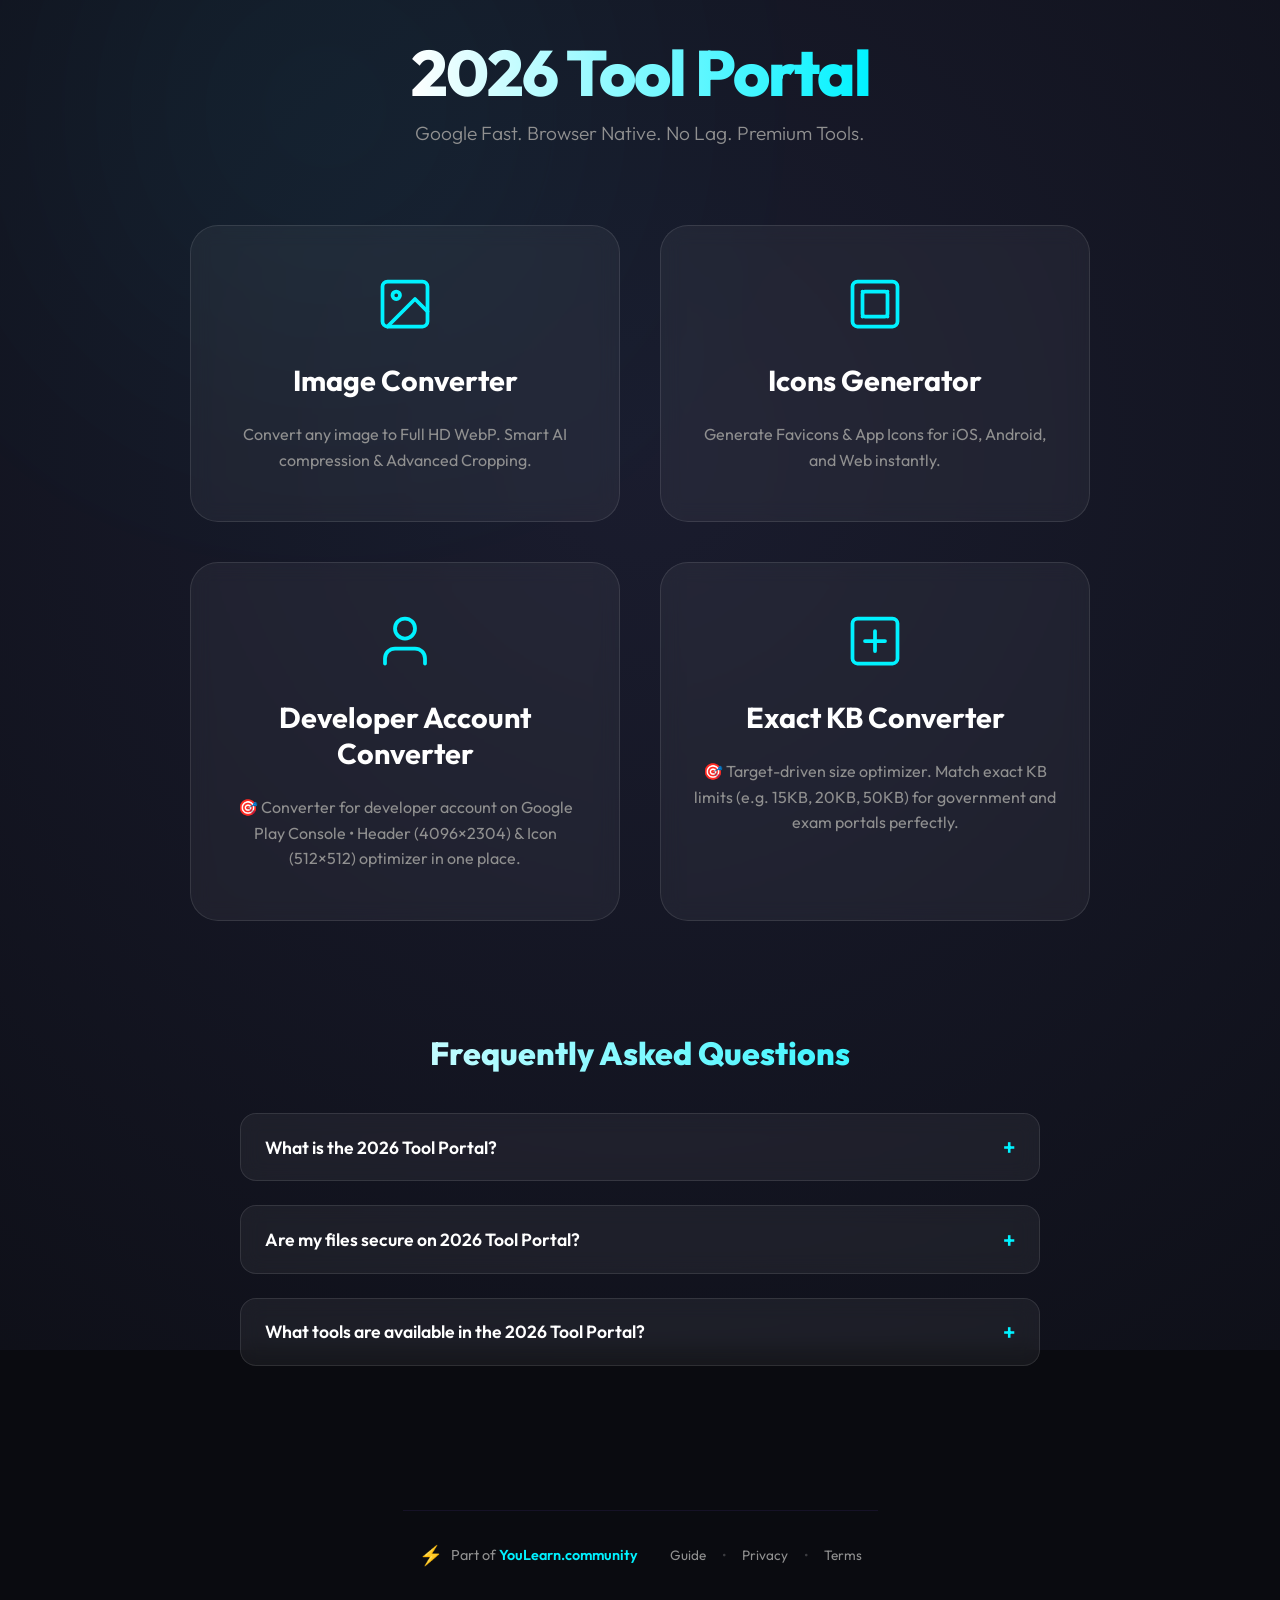
<file: index.html>
<!DOCTYPE html>
<html lang="en">

<head>
    <meta charset="UTF-8">
    <meta name="viewport" content="width=device-width, initial-scale=1.0">
    <title>2026 Tool Portal | High-Performance Utilities</title>
    <link rel="icon" type="image/svg+xml" href="assets/favicon.svg">
    <link rel="stylesheet" href="css/style.css">
    <link rel="preconnect" href="https://fonts.googleapis.com">
    <link rel="preconnect" href="https://fonts.gstatic.com" crossorigin>
    <link href="https://fonts.googleapis.com/css2?family=Outfit:wght@300;400;600;800&display=swap" rel="stylesheet">
    <script type="application/ld+json">
    {
      "@context": "https://schema.org",
      "@type": "FAQPage",
      "mainEntity": [
        {
          "@type": "Question",
          "name": "What is the 2026 Tool Portal?",
          "acceptedAnswer": {
            "@type": "Answer",
            "text": "2026 Tool Portal is a suite of ultra-fast, browser-native developer and designer utility tools. All tools are optimized to run at high speed without any server lag or registration requirements."
          }
        },
        {
          "@type": "Question",
          "name": "Are my files secure on 2026 Tool Portal?",
          "acceptedAnswer": {
            "@type": "Answer",
            "text": "Yes, 100% secure. All image conversion, icon generation, and resizing operations happen directly in your browser. No files are uploaded to any server or third-party database."
          }
        },
        {
          "@type": "Question",
          "name": "What tools are available in the 2026 Tool Portal?",
          "acceptedAnswer": {
            "@type": "Answer",
            "text": "The portal includes an Ultra-HD Image Converter, Favicon & App Icon Generator, Google Play Console Developer Account Converter (Headers & Icons), and an Exact KB Image Size Converter."
          }
        }
      ]
    }
    </script>
</head>

<body>
    <div class="glass-bg"></div>

    <main class="app-container portal-container">
        <header class="hero">
            <h1 class="glitch-text">2026 Tool Portal</h1>
            <p class="subtitle">Google Fast. Browser Native. No Lag. Premium Tools.</p>
        </header>

        <section class="portal-grid">
            <!-- Image Converter Card -->
            <a href="converter.html" class="tool-card">
                <div class="tool-icon">
                    <svg viewBox="0 0 24 24" width="60" height="60" fill="none" stroke="currentColor" stroke-width="1.5"
                        stroke-linecap="round" stroke-linejoin="round">
                        <rect x="3" y="3" width="18" height="18" rx="2" ry="2" />
                        <circle cx="8.5" cy="8.5" r="1.5" />
                        <polyline points="21 15 16 10 5 21" />
                    </svg>
                </div>
                <h3>Image Converter</h3>
                <p>Convert any image to Full HD WebP. Smart AI compression & Advanced Cropping.</p>
                <div class="card-glow"></div>
            </a>

            <!-- Icons Generator Card -->
            <a href="icons.html" class="tool-card">
                <div class="tool-icon">
                    <svg viewBox="0 0 24 24" width="60" height="60" fill="none" stroke="currentColor" stroke-width="1.5"
                        stroke-linecap="round" stroke-linejoin="round">
                        <rect x="3" y="3" width="18" height="18" rx="2" ry="2" />
                        <path d="M7 7h.01M17 7h.01M7 17h.01M17 17h.01" />
                        <rect x="7" y="7" width="10" height="10" rx="1" />
                    </svg>
                </div>
                <h3>Icons Generator</h3>
                <p>Generate Favicons & App Icons for iOS, Android, and Web instantly.</p>
                <div class="card-glow"></div>
            </a>

            <!-- Developer Account Converter Card -->
            <a href="profile-converter.html" class="tool-card">
                <div class="tool-icon">
                    <svg viewBox="0 0 24 24" width="60" height="60" fill="none" stroke="currentColor" stroke-width="1.5"
                        stroke-linecap="round" stroke-linejoin="round">
                        <path d="M20 21v-2a4 4 0 0 0-4-4H8a4 4 0 0 0-4 4v2" />
                        <circle cx="12" cy="7" r="4" />
                    </svg>
                </div>
                <h3>Developer Account Converter</h3>
                <p>🎯 Converter for developer account on Google Play Console • Header (4096×2304) & Icon (512×512) optimizer in one place.</p>
                <div class="card-glow"></div>
            </a>

            <!-- Exact KB Converter Card -->
            <a href="exact-kb-converter.html" class="tool-card">
                <div class="tool-icon">
                    <svg viewBox="0 0 24 24" width="60" height="60" fill="none" stroke="currentColor" stroke-width="1.5"
                        stroke-linecap="round" stroke-linejoin="round">
                        <rect x="3" y="3" width="18" height="18" rx="2" ry="2" />
                        <line x1="8" y1="12" x2="16" y2="12" />
                        <line x1="12" y1="8" x2="12" y2="16" />
                    </svg>
                </div>
                <h3>Exact KB Converter</h3>
                <p>🎯 Target-driven size optimizer. Match exact KB limits (e.g. 15KB, 20KB, 50KB) for government and exam portals perfectly.</p>
                <div class="card-glow"></div>
            </a>
        </section>

        <!-- FAQ Section -->
        <section class="faq-section">
            <h2 class="faq-title">Frequently Asked Questions</h2>
            
            <details class="faq-item">
                <summary>What is the 2026 Tool Portal?</summary>
                <div class="faq-content">
                    <p>2026 Tool Portal is a suite of ultra-fast, browser-native developer and designer utility tools. All tools are optimized to run at high speed without any server lag, delays, or registration requirements.</p>
                </div>
            </details>

            <details class="faq-item">
                <summary>Are my files secure on 2026 Tool Portal?</summary>
                <div class="faq-content">
                    <p>Yes, <strong>100% secure</strong>. All image conversion, icon generation, and resizing operations happen directly in your browser. No files are uploaded to any server, database, or third-party.</p>
                </div>
            </details>

            <details class="faq-item">
                <summary>What tools are available in the 2026 Tool Portal?</summary>
                <div class="faq-content">
                    <p>The portal includes:
                        <ul>
                            <li><strong>Image Converter</strong>: Convert images to high-quality, lightweight WebP.</li>
                            <li><strong>Icons Generator</strong>: Generate app icons and web favicons.</li>
                            <li><strong>Developer Account Converter</strong>: Perfectly resize and crop headers & developer icons for Google Play Console.</li>
                            <li><strong>Exact KB Converter</strong>: Compress and pad images to exact target KB requirements.</li>
                        </ul>
                    </p>
                </div>
            </details>
        </section>

        <footer class="footer">
            <div class="footer-content">
                <div class="footer-brand">
                    <span class="footer-logo">⚡</span>
                    <span>Part of <a href="https://youlearn.community" target="_blank"
                            rel="noopener">YouLearn.community</a></span>
                </div>
                <div class="footer-links">
                    <a href="guide.html">Guide</a>
                    <span class="separator">•</span>
                    <a href="privacy.html">Privacy</a>
                    <span class="separator">•</span>
                    <a href="terms.html">Terms</a>
                </div>
            </div>
        </footer>
    </main>

    <script>
        // Simple hover effect for cards
        document.querySelectorAll('.tool-card').forEach(card => {
            card.addEventListener('mousemove', (e) => {
                const rect = card.getBoundingClientRect();
                const x = e.clientX - rect.left;
                const y = e.clientY - rect.top;
                card.querySelector('.card-glow').style.setProperty('--x', `${x}px`);
                card.querySelector('.card-glow').style.setProperty('--y', `${y}px`);
            });
        });
    </script>
</body>

</html>
</file>
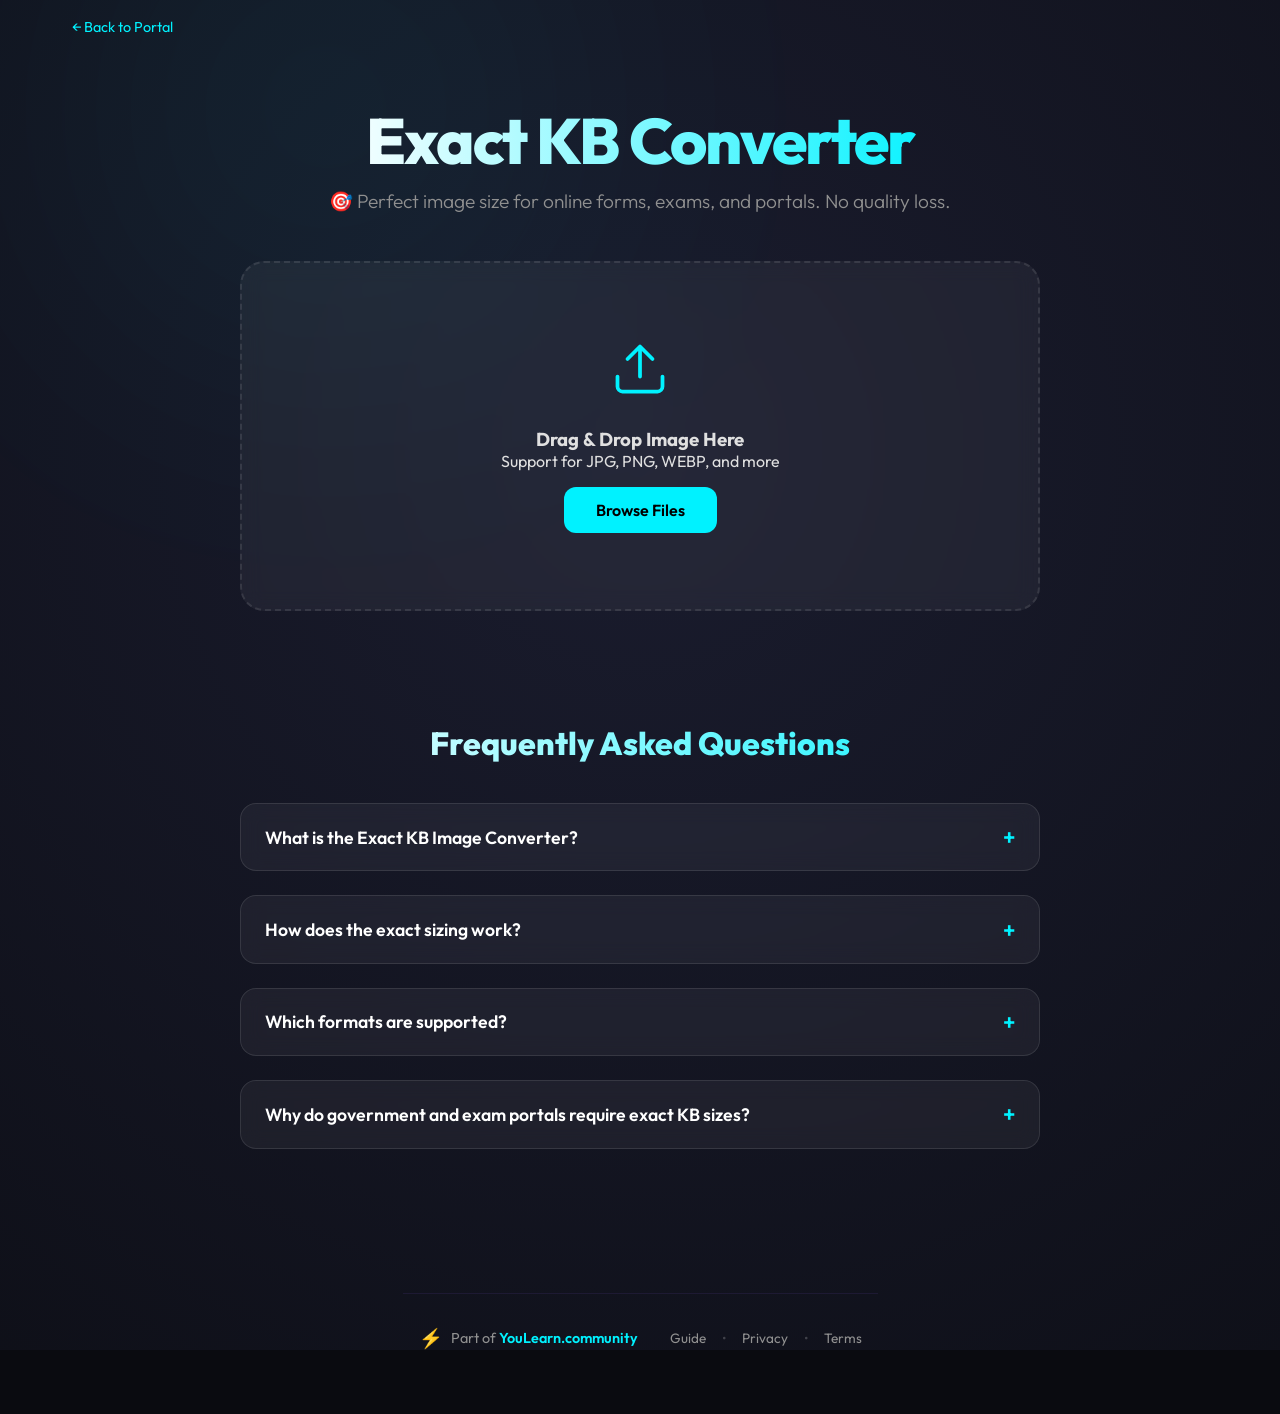
<file: exact-kb-converter.html>
<!DOCTYPE html>
<html lang="en">

<head>
    <meta charset="UTF-8">
    <meta name="viewport" content="width=device-width, initial-scale=1.0">
    <title>Exact KB Converter | Smart Image Size Compressor</title>
    <link rel="icon" type="image/svg+xml" href="assets/favicon.svg">
    <link rel="stylesheet" href="css/style.css">
    <link rel="preconnect" href="https://fonts.googleapis.com">
    <link rel="preconnect" href="https://fonts.gstatic.com" crossorigin>
    <link href="https://fonts.googleapis.com/css2?family=Outfit:wght@300;400;600;800&display=swap" rel="stylesheet">
    <script type="application/ld+json">
    {
      "@context": "https://schema.org",
      "@type": "FAQPage",
      "mainEntity": [
        {
          "@type": "Question",
          "name": "What is the Exact KB Image Converter?",
          "acceptedAnswer": {
            "@type": "Answer",
            "text": "It is a target-driven image compressor that compresses and pads images (JPG, PNG, WEBP) to match an exact file size in kilobytes (such as 15KB, 20KB, 50KB) specified by the user."
          }
        },
        {
          "@type": "Question",
          "name": "How does the exact sizing work?",
          "acceptedAnswer": {
            "@type": "Answer",
            "text": "If the image is larger than the target, the tool adjusts resolution and quality. If it is smaller, it appends safe, non-destructive metadata comments (COM markers for JPG, private chunks for PNG, and PAD chunks for WEBP) to make the file size match the target exactly."
          }
        },
        {
          "@type": "Question",
          "name": "Which formats are supported?",
          "acceptedAnswer": {
            "@type": "Answer",
            "text": "The tool supports JPG, PNG, and WEBP. You can upload any standard image and convert it directly into your chosen output format."
          }
        },
        {
          "@type": "Question",
          "name": "Why do government and exam portals require exact KB sizes?",
          "acceptedAnswer": {
            "@type": "Answer",
            "text": "Online application forms (like UPSC, SSC, banking, passport, and university admissions) have strict automated validators that reject files that are too large or too small. This tool helps you match those exact limits perfectly."
          }
        }
      ]
    }
    </script>
    <style>
        /* Tool-specific extra styling */
        .controls-container {
            background: var(--glass);
            border: 1px solid var(--glass-border);
            border-radius: 20px;
            padding: 2rem;
            width: 100%;
            max-width: 800px;
            display: flex;
            flex-direction: column;
            gap: 1.5rem;
            backdrop-filter: blur(10px);
        }

        .input-row {
            display: flex;
            align-items: center;
            gap: 1.5rem;
            flex-wrap: wrap;
        }

        .input-group {
            display: flex;
            flex-direction: column;
            gap: 0.5rem;
        }

        .input-group label {
            font-size: 0.9rem;
            color: var(--text-dim);
            font-weight: 600;
            text-transform: uppercase;
            letter-spacing: 1px;
        }

        .number-input-wrapper {
            display: flex;
            align-items: center;
            gap: 0.5rem;
        }

        .number-input-wrapper input[type="number"] {
            background: rgba(0, 0, 0, 0.3);
            border: 1px solid var(--glass-border);
            color: #fff;
            padding: 0.75rem 1rem;
            border-radius: 10px;
            font-family: inherit;
            font-size: 1.1rem;
            width: 120px;
            font-weight: 600;
            text-align: center;
            outline: none;
            transition: border-color 0.3s;
        }

        .number-input-wrapper input[type="number"]:focus {
            border-color: var(--primary);
        }

        .kb-unit {
            font-weight: 800;
            color: var(--primary);
            font-size: 1.1rem;
        }

        .status-message {
            font-size: 0.95rem;
            color: var(--text-dim);
            line-height: 1.5;
            min-height: 1.5rem;
            display: flex;
            align-items: center;
            gap: 0.5rem;
        }

        .status-message.success {
            color: var(--accent-green);
        }

        .status-message.error {
            color: var(--accent-red);
        }

        .gauge-container {
            width: 100%;
            background: rgba(255, 255, 255, 0.03);
            border: 1px solid var(--glass-border);
            border-radius: 12px;
            padding: 1.2rem;
            display: flex;
            flex-direction: column;
            gap: 0.6rem;
        }

        .gauge-bar {
            height: 8px;
            background: rgba(255, 255, 255, 0.05);
            border-radius: 4px;
            overflow: hidden;
            position: relative;
        }

        .gauge-fill {
            height: 100%;
            background: linear-gradient(90deg, var(--primary), var(--accent-green));
            width: 0%;
            transition: width 0.5s cubic-bezier(0.4, 0, 0.2, 1);
            box-shadow: 0 0 10px var(--primary-glow);
        }

        .gauge-meta {
            display: flex;
            justify-content: space-between;
            font-size: 0.8rem;
            color: var(--text-dim);
            font-weight: 600;
        }

        .side-by-side {
            display: grid;
            grid-template-columns: 1fr 1fr;
            gap: 2rem;
            width: 100%;
            max-width: 800px;
        }

        .preview-card {
            background: var(--glass);
            border: 1px solid var(--glass-border);
            border-radius: 20px;
            padding: 1.5rem;
            display: flex;
            flex-direction: column;
            align-items: center;
            gap: 1rem;
            backdrop-filter: blur(10px);
        }

        .preview-card h4 {
            font-size: 1.1rem;
            color: #fff;
            font-weight: 600;
        }

        .preview-wrapper {
            width: 100%;
            height: 220px;
            border-radius: 12px;
            background: #050508;
            overflow: hidden;
            display: flex;
            align-items: center;
            justify-content: center;
            border: 1px solid rgba(255, 255, 255, 0.05);
            position: relative;
        }

        .preview-wrapper img {
            max-width: 100%;
            max-height: 100%;
            object-fit: contain;
        }

        .preview-wrapper.checkerboard::before {
            content: '';
            position: absolute;
            top: 0;
            left: 0;
            right: 0;
            bottom: 0;
            background-image: linear-gradient(45deg, #111 25%, transparent 25%),
                              linear-gradient(-45deg, #111 25%, transparent 25%),
                              linear-gradient(45deg, transparent 75%, #111 75%),
                              linear-gradient(-45deg, transparent 75%, #111 75%);
            background-size: 20px 20px;
            background-position: 0 0, 0 10px, 10px -10px, -10px 0px;
            z-index: 0;
            opacity: 0.5;
        }

        .preview-wrapper img {
            z-index: 1;
        }

        .size-badge {
            background: rgba(255, 255, 255, 0.05);
            border: 1px solid var(--glass-border);
            padding: 0.5rem 1rem;
            border-radius: 30px;
            font-size: 1rem;
            font-weight: 600;
            color: var(--primary);
        }

        .preview-card.converted .size-badge {
            color: var(--accent-green);
            border-color: rgba(0, 255, 136, 0.2);
            background: rgba(0, 255, 136, 0.05);
        }

        .info-note {
            background: rgba(255, 242, 0, 0.02);
            border: 1px dashed rgba(255, 242, 0, 0.15);
            border-radius: 12px;
            padding: 1.2rem;
            font-size: 0.85rem;
            color: var(--text-dim);
            line-height: 1.6;
            width: 100%;
            max-width: 800px;
        }

        .info-note strong {
            color: #fff;
        }

        @media (max-width: 768px) {
            .side-by-side {
                grid-template-columns: 1fr;
                gap: 1.5rem;
            }
        }
    </style>
</head>

<body>
    <div class="glass-bg"></div>

    <nav class="breadcrumb">
        <a href="index.html">← Back to Portal</a>
    </nav>

    <main class="app-container">
        <header class="hero">
            <h1 class="glitch-text">Exact KB Converter</h1>
            <p class="subtitle">🎯 Perfect image size for online forms, exams, and portals. No quality loss.</p>
        </header>

        <!-- UPLOAD SECTION -->
        <section class="converter-box" id="drop-zone">
            <div class="upload-area">
                <div class="icon-pulse">
                    <svg viewBox="0 0 24 24" width="60" height="60" fill="none" stroke="currentColor" stroke-width="1.5"
                        stroke-linecap="round" stroke-linejoin="round">
                        <path d="M21 15v4a2 2 0 0 1-2 2H5a2 2 0 0 1-2-2v-4M17 8l-5-5-5 5M12 3v12" />
                    </svg>
                </div>
                <h3>Drag & Drop Image Here</h3>
                <p>Support for JPG, PNG, WEBP, and more</p>
                <input type="file" id="file-input" accept="image/*" hidden>
                <button class="btn-primary" onclick="document.getElementById('file-input').click()">Browse Files</button>
            </div>
        </section>

        <!-- PROCESSING & CONTROL VIEW -->
        <section class="processing-view hidden" id="processing-view">
            
            <!-- Side-by-Side Comparison -->
            <div class="side-by-side">
                <!-- Original Image -->
                <div class="preview-card">
                    <h4>Original Image</h4>
                    <div class="preview-wrapper checkerboard">
                        <img id="orig-img" alt="Original preview">
                    </div>
                    <div class="size-badge" id="orig-size">—</div>
                </div>

                <!-- Converted Image -->
                <div class="preview-card converted">
                    <h4>Converted Image</h4>
                    <div class="preview-wrapper checkerboard">
                        <img id="new-img" alt="Converted preview">
                    </div>
                    <div class="size-badge" id="new-size">—</div>
                </div>
            </div>

            <!-- Controls and Settings -->
            <div class="controls-container" style="margin-top: 2rem; margin-bottom: 2rem;">
                <div class="input-row">
                    <div class="input-group">
                        <label for="target-kb">Target File Size</label>
                        <div class="number-input-wrapper">
                            <input type="number" id="target-kb" value="15" min="1" max="5000">
                            <span class="kb-unit">KB</span>
                        </div>
                    </div>

                    <div class="input-group">
                        <label>Output Format</label>
                        <div class="preset-group" id="format-presets">
                            <button class="btn-preset active" data-format="jpg">JPG</button>
                            <button class="btn-preset" data-format="png">PNG</button>
                            <button class="btn-preset" data-format="webp">WEBP</button>
                        </div>
                    </div>

                    <div class="input-group" style="flex: 1; min-width: 180px;">
                        <label>Common Presets</label>
                        <div class="preset-group">
                            <button class="btn-preset active" data-v="15">15 KB</button>
                            <button class="btn-preset" data-v="20">20 KB</button>
                            <button class="btn-preset" data-v="50">50 KB</button>
                            <button class="btn-preset" data-v="100">100 KB</button>
                        </div>
                    </div>
                </div>

                <!-- Gauge / Match Accuracy Indicator -->
                <div class="gauge-container">
                    <div class="gauge-bar">
                        <div class="gauge-fill" id="gauge-fill"></div>
                    </div>
                    <div class="gauge-meta">
                        <span>0 KB</span>
                        <span id="gauge-target-label">Target: 15 KB</span>
                    </div>
                </div>

                <!-- Status Messages -->
                <div class="status-message" id="status-message">
                    <span>⚡ Ready to convert. Choose your target size, format and click Convert.</span>
                </div>

                <!-- Action Buttons -->
                <div class="global-controls" style="position: static; padding: 1.2rem 2rem; margin-top: 0.5rem; background: rgba(0, 0, 0, 0.2);">
                    <div class="target-indicator" id="target-format-indicator">
                        <span class="pulse-dot"></span>
                        Output: Exact Size JPG
                    </div>
                    <div class="download-actions">
                        <button class="btn-download-all" id="convert-btn">Convert to Exact KB</button>
                        <button class="btn-download-zip" id="download-btn" style="background: rgba(0, 255, 136, 0.15); border-color: rgba(0, 255, 136, 0.3); color: var(--accent-green);" disabled>Download JPG</button>
                        <button class="btn-danger" id="reset-btn">Clear</button>
                    </div>
                </div>
            </div>

            <!-- Explanatory Note -->
            <div class="info-note">
                <strong>💡 How it works:</strong> If the original image is larger than the target, we scale and adjust the JPEG quality intelligently to bring it close. If it is smaller (or once we get it close), we append safe, standard JPEG metadata comments (COM markers) to match the <strong>exact byte size</strong> without altering the visual quality of your photo. Output is always downloaded as a highly compatible <code>.jpg</code> format.
            </div>
        </section>

        <!-- FAQ Section -->
        <section class="faq-section">
            <h2 class="faq-title">Frequently Asked Questions</h2>
            
            <details class="faq-item">
                <summary>What is the Exact KB Image Converter?</summary>
                <div class="faq-content">
                    <p>It is a target-driven image compressor that compresses and pads images (JPG, PNG, WEBP) to match an exact file size in kilobytes (such as 15KB, 20KB, 50KB) specified by the user.</p>
                </div>
            </details>

            <details class="faq-item">
                <summary>How does the exact sizing work?</summary>
                <div class="faq-content">
                    <p>If the image is larger than the target, the tool adjusts resolution and quality. If it is smaller, it appends safe, non-destructive metadata comments (COM markers for JPG, private chunks for PNG, and PAD chunks for WEBP) to make the file size match the target exactly. The visual quality remains unchanged.</p>
                </div>
            </details>

            <details class="faq-item">
                <summary>Which formats are supported?</summary>
                <div class="faq-content">
                    <p>The tool fully supports <strong>JPG</strong>, <strong>PNG</strong>, and <strong>WEBP</strong> formats. You can upload any standard image format and output it in the exact file format and size you select.</p>
                </div>
            </details>

            <details class="faq-item">
                <summary>Why do government and exam portals require exact KB sizes?</summary>
                <div class="faq-content">
                    <p>Online application forms (such as UPSC, SSC, banking, passport, and university admissions) use automated validators to manage server storage and standardise uploads. These validators automatically reject images that do not meet strict range requirements. This tool guarantees you match those limits perfectly on the first try.</p>
                </div>
            </details>
        </section>

        <footer class="footer">
            <div class="footer-content">
                <div class="footer-brand">
                    <span class="footer-logo">⚡</span>
                    <span>Part of <a href="https://youlearn.community" target="_blank"
                            rel="noopener">YouLearn.community</a></span>
                </div>
                <div class="footer-links">
                    <a href="guide.html">Guide</a>
                    <span class="separator">•</span>
                    <a href="privacy.html">Privacy</a>
                    <span class="separator">•</span>
                    <a href="terms.html">Terms</a>
                </div>
            </div>
        </footer>
    </main>

    <script src="js/exact-kb-app.js"></script>
</body>

</html>
</file>
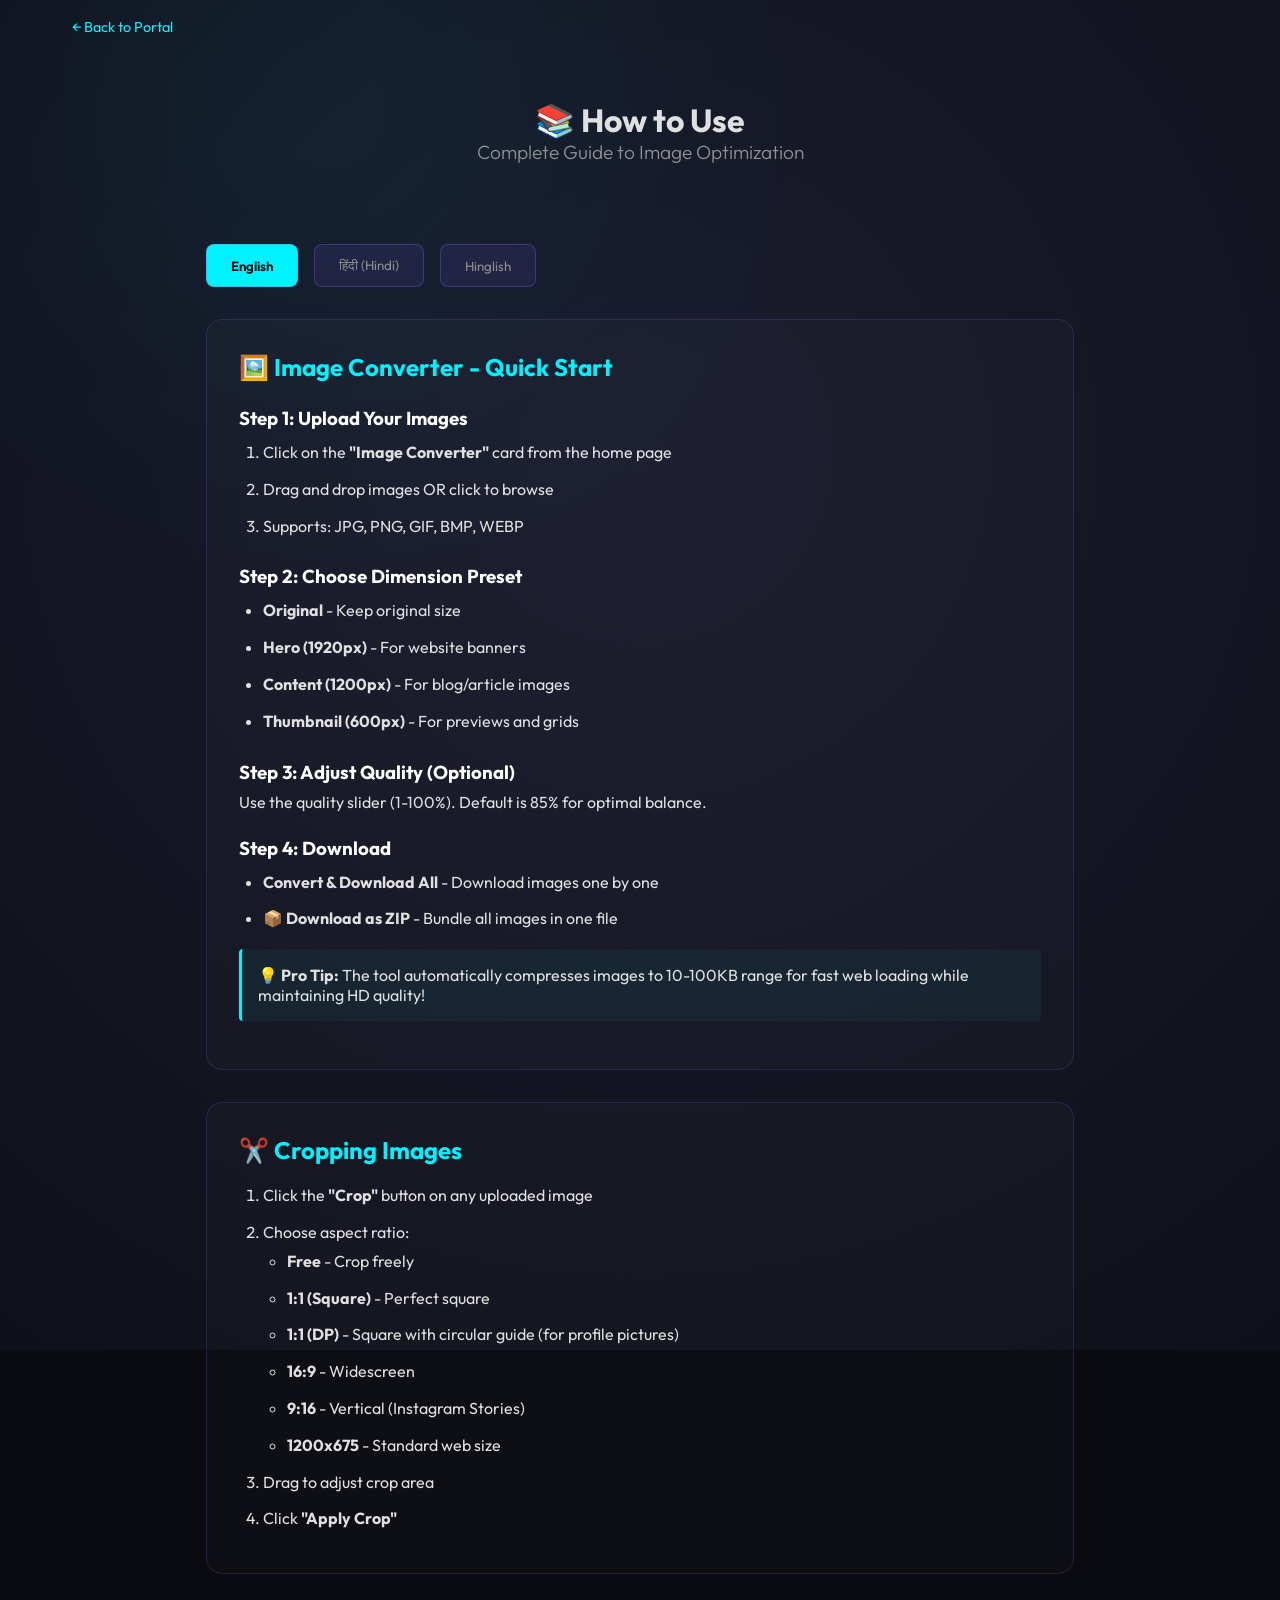
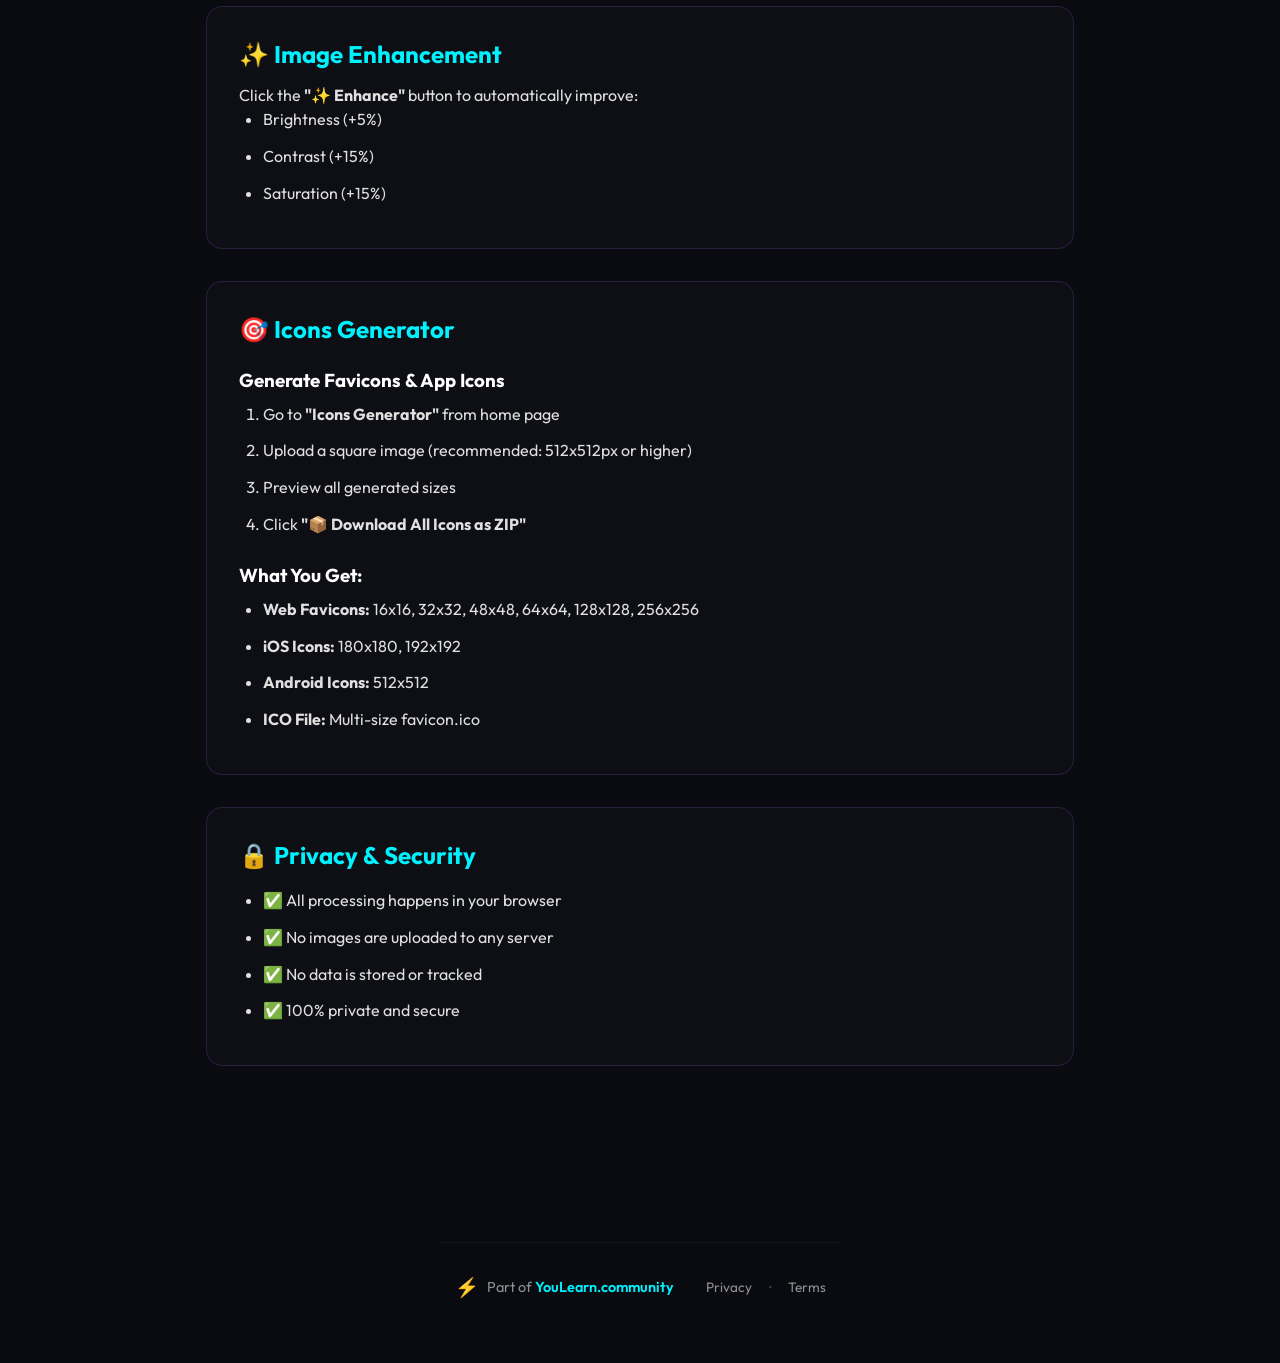
<file: guide.html>
<!DOCTYPE html>
<html lang="en">

<head>
    <meta charset="UTF-8">
    <meta name="viewport" content="width=device-width, initial-scale=1.0">
    <title>How to Use | 2026 Tool Portal - Complete Guide</title>
    <meta name="description"
        content="Complete guide on how to use 2026 Tool Portal for image compression, WebP conversion, cropping, and icon generation. Available in English, Hindi, and Hinglish.">
    <meta name="keywords"
        content="image compression, webp converter, image optimizer, icon generator, how to compress images, image tool guide">
    <link rel="icon" type="image/svg+xml" href="assets/favicon.svg">
    <link rel="stylesheet" href="css/style.css">
    <link rel="preconnect" href="https://fonts.googleapis.com">
    <link rel="preconnect" href="https://fonts.gstatic.com" crossorigin>
    <link href="https://fonts.googleapis.com/css2?family=Outfit:wght@300;400;600;800&display=swap" rel="stylesheet">
    <style>
        .guide-section {
            background: rgba(255, 255, 255, 0.02);
            border: 1px solid rgba(139, 92, 246, 0.2);
            border-radius: 16px;
            padding: 2rem;
            margin-bottom: 2rem;
        }

        .guide-section h2 {
            color: var(--primary);
            margin-bottom: 1rem;
        }

        .guide-section h3 {
            color: #fff;
            margin-top: 1.5rem;
            margin-bottom: 0.5rem;
        }

        .guide-section ol,
        .guide-section ul {
            margin-left: 1.5rem;
            line-height: 1.8;
        }

        .guide-section li {
            margin-bottom: 0.5rem;
        }

        .guide-section code {
            background: rgba(139, 92, 246, 0.1);
            padding: 0.2rem 0.5rem;
            border-radius: 4px;
            color: var(--primary);
        }

        .lang-tabs {
            display: flex;
            gap: 1rem;
            margin-bottom: 2rem;
            flex-wrap: wrap;
        }

        .lang-tab {
            background: rgba(139, 92, 246, 0.1);
            border: 1px solid rgba(139, 92, 246, 0.3);
            padding: 0.75rem 1.5rem;
            border-radius: 8px;
            cursor: pointer;
            transition: all 0.2s;
            color: var(--text-dim);
        }

        .lang-tab.active {
            background: var(--primary);
            color: #000;
            font-weight: 600;
        }

        .lang-content {
            display: none;
        }

        .lang-content.active {
            display: block;
        }

        .tip-box {
            background: rgba(0, 245, 255, 0.05);
            border-left: 3px solid var(--primary);
            padding: 1rem;
            margin: 1rem 0;
            border-radius: 4px;
        }
    </style>
</head>

<body>
    <div class="glass-bg"></div>

    <nav class="breadcrumb">
        <a href="index.html">← Back to Portal</a>
    </nav>

    <main class="app-container">
        <header class="hero">
            <h1>📚 How to Use</h1>
            <p class="subtitle">Complete Guide to Image Optimization</p>
        </header>

        <section class="legal-content">
            <div class="lang-tabs">
                <button class="lang-tab active" onclick="switchLang('en')">English</button>
                <button class="lang-tab" onclick="switchLang('hi')">हिंदी (Hindi)</button>
                <button class="lang-tab" onclick="switchLang('hinglish')">Hinglish</button>
            </div>

            <!-- English Content -->
            <div class="lang-content active" id="lang-en">
                <div class="guide-section">
                    <h2>🖼️ Image Converter - Quick Start</h2>
                    <h3>Step 1: Upload Your Images</h3>
                    <ol>
                        <li>Click on the <strong>"Image Converter"</strong> card from the home page</li>
                        <li>Drag and drop images OR click to browse</li>
                        <li>Supports: JPG, PNG, GIF, BMP, WEBP</li>
                    </ol>

                    <h3>Step 2: Choose Dimension Preset</h3>
                    <ul>
                        <li><strong>Original</strong> - Keep original size</li>
                        <li><strong>Hero (1920px)</strong> - For website banners</li>
                        <li><strong>Content (1200px)</strong> - For blog/article images</li>
                        <li><strong>Thumbnail (600px)</strong> - For previews and grids</li>
                    </ul>

                    <h3>Step 3: Adjust Quality (Optional)</h3>
                    <p>Use the quality slider (1-100%). Default is 85% for optimal balance.</p>

                    <h3>Step 4: Download</h3>
                    <ul>
                        <li><strong>Convert & Download All</strong> - Download images one by one</li>
                        <li><strong>📦 Download as ZIP</strong> - Bundle all images in one file</li>
                    </ul>

                    <div class="tip-box">
                        <strong>💡 Pro Tip:</strong> The tool automatically compresses images to 10-100KB range for fast
                        web loading while maintaining HD quality!
                    </div>
                </div>

                <div class="guide-section">
                    <h2>✂️ Cropping Images</h2>
                    <ol>
                        <li>Click the <strong>"Crop"</strong> button on any uploaded image</li>
                        <li>Choose aspect ratio:
                            <ul>
                                <li><strong>Free</strong> - Crop freely</li>
                                <li><strong>1:1 (Square)</strong> - Perfect square</li>
                                <li><strong>1:1 (DP)</strong> - Square with circular guide (for profile pictures)</li>
                                <li><strong>16:9</strong> - Widescreen</li>
                                <li><strong>9:16</strong> - Vertical (Instagram Stories)</li>
                                <li><strong>1200x675</strong> - Standard web size</li>
                            </ul>
                        </li>
                        <li>Drag to adjust crop area</li>
                        <li>Click <strong>"Apply Crop"</strong></li>
                    </ol>
                </div>

                <div class="guide-section">
                    <h2>✨ Image Enhancement</h2>
                    <p>Click the <strong>"✨ Enhance"</strong> button to automatically improve:</p>
                    <ul>
                        <li>Brightness (+5%)</li>
                        <li>Contrast (+15%)</li>
                        <li>Saturation (+15%)</li>
                    </ul>
                </div>

                <div class="guide-section">
                    <h2>🎯 Icons Generator</h2>
                    <h3>Generate Favicons & App Icons</h3>
                    <ol>
                        <li>Go to <strong>"Icons Generator"</strong> from home page</li>
                        <li>Upload a square image (recommended: 512x512px or higher)</li>
                        <li>Preview all generated sizes</li>
                        <li>Click <strong>"📦 Download All Icons as ZIP"</strong></li>
                    </ol>

                    <h3>What You Get:</h3>
                    <ul>
                        <li><strong>Web Favicons:</strong> 16x16, 32x32, 48x48, 64x64, 128x128, 256x256</li>
                        <li><strong>iOS Icons:</strong> 180x180, 192x192</li>
                        <li><strong>Android Icons:</strong> 512x512</li>
                        <li><strong>ICO File:</strong> Multi-size favicon.ico</li>
                    </ul>
                </div>

                <div class="guide-section">
                    <h2>🔒 Privacy & Security</h2>
                    <ul>
                        <li>✅ All processing happens in your browser</li>
                        <li>✅ No images are uploaded to any server</li>
                        <li>✅ No data is stored or tracked</li>
                        <li>✅ 100% private and secure</li>
                    </ul>
                </div>
            </div>

            <!-- Hindi Content -->
            <div class="lang-content" id="lang-hi">
                <div class="guide-section">
                    <h2>🖼️ इमेज कन्वर्टर - त्वरित शुरुआत</h2>
                    <h3>चरण 1: अपनी इमेज अपलोड करें</h3>
                    <ol>
                        <li>होम पेज से <strong>"Image Converter"</strong> कार्ड पर क्लिक करें</li>
                        <li>इमेज को ड्रैग एंड ड्रॉप करें या ब्राउज़ करने के लिए क्लिक करें</li>
                        <li>समर्थित फॉर्मेट: JPG, PNG, GIF, BMP, WEBP</li>
                    </ol>

                    <h3>चरण 2: आयाम प्रीसेट चुनें</h3>
                    <ul>
                        <li><strong>Original</strong> - मूल आकार रखें</li>
                        <li><strong>Hero (1920px)</strong> - वेबसाइट बैनर के लिए</li>
                        <li><strong>Content (1200px)</strong> - ब्लॉग/लेख इमेज के लिए</li>
                        <li><strong>Thumbnail (600px)</strong> - प्रीव्यू और ग्रिड के लिए</li>
                    </ul>

                    <h3>चरण 3: गुणवत्ता समायोजित करें (वैकल्पिक)</h3>
                    <p>गुणवत्ता स्लाइडर का उपयोग करें (1-100%)। डिफ़ॉल्ट 85% है।</p>

                    <h3>चरण 4: डाउनलोड करें</h3>
                    <ul>
                        <li><strong>Convert & Download All</strong> - एक-एक करके इमेज डाउनलोड करें</li>
                        <li><strong>📦 Download as ZIP</strong> - सभी इमेज एक फ़ाइल में बंडल करें</li>
                    </ul>

                    <div class="tip-box">
                        <strong>💡 प्रो टिप:</strong> यह टूल स्वचालित रूप से इमेज को 10-100KB रेंज में कंप्रेस करता है
                        जिससे वेब पर तेज़ लोडिंग होती है और HD गुणवत्ता बनी रहती है!
                    </div>
                </div>

                <div class="guide-section">
                    <h2>✂️ इमेज क्रॉप करना</h2>
                    <ol>
                        <li>किसी भी अपलोड की गई इमेज पर <strong>"Crop"</strong> बटन क्लिक करें</li>
                        <li>आस्पेक्ट रेशियो चुनें:
                            <ul>
                                <li><strong>Free</strong> - स्वतंत्र रूप से क्रॉप करें</li>
                                <li><strong>1:1 (Square)</strong> - परफेक्ट स्क्वायर</li>
                                <li><strong>1:1 (DP)</strong> - गोलाकार गाइड के साथ (प्रोफाइल फोटो के लिए)</li>
                                <li><strong>16:9</strong> - वाइडस्क्रीन</li>
                                <li><strong>9:16</strong> - वर्टिकल (Instagram Stories)</li>
                                <li><strong>1200x675</strong> - स्टैंडर्ड वेब साइज़</li>
                            </ul>
                        </li>
                        <li>क्रॉप एरिया को समायोजित करने के लिए ड्रैग करें</li>
                        <li><strong>"Apply Crop"</strong> क्लिक करें</li>
                    </ol>
                </div>

                <div class="guide-section">
                    <h2>✨ इमेज एन्हांसमेंट</h2>
                    <p>स्वचालित रूप से सुधार के लिए <strong>"✨ Enhance"</strong> बटन क्लिक करें:</p>
                    <ul>
                        <li>ब्राइटनेस (+5%)</li>
                        <li>कंट्रास्ट (+15%)</li>
                        <li>सैचुरेशन (+15%)</li>
                    </ul>
                </div>

                <div class="guide-section">
                    <h2>🎯 आइकन जेनरेटर</h2>
                    <h3>Favicons और App Icons बनाएं</h3>
                    <ol>
                        <li>होम पेज से <strong>"Icons Generator"</strong> पर जाएं</li>
                        <li>एक स्क्वायर इमेज अपलोड करें (अनुशंसित: 512x512px या अधिक)</li>
                        <li>सभी जेनरेट किए गए साइज़ का प्रीव्यू देखें</li>
                        <li><strong>"📦 Download All Icons as ZIP"</strong> क्लिक करें</li>
                    </ol>

                    <h3>आपको क्या मिलेगा:</h3>
                    <ul>
                        <li><strong>Web Favicons:</strong> 16x16, 32x32, 48x48, 64x64, 128x128, 256x256</li>
                        <li><strong>iOS Icons:</strong> 180x180, 192x192</li>
                        <li><strong>Android Icons:</strong> 512x512</li>
                        <li><strong>ICO File:</strong> Multi-size favicon.ico</li>
                    </ul>
                </div>

                <div class="guide-section">
                    <h2>🔒 गोपनीयता और सुरक्षा</h2>
                    <ul>
                        <li>✅ सभी प्रोसेसिंग आपके ब्राउज़र में होती है</li>
                        <li>✅ कोई इमेज किसी सर्वर पर अपलोड नहीं होती</li>
                        <li>✅ कोई डेटा स्टोर या ट्रैक नहीं किया जाता</li>
                        <li>✅ 100% निजी और सुरक्षित</li>
                    </ul>
                </div>
            </div>

            <!-- Hinglish Content -->
            <div class="lang-content" id="lang-hinglish">
                <div class="guide-section">
                    <h2>🖼️ Image Converter - Kaise Use Karein</h2>
                    <h3>Step 1: Apni Images Upload Karein</h3>
                    <ol>
                        <li>Home page se <strong>"Image Converter"</strong> card par click karein</li>
                        <li>Images ko drag and drop karein YA browse karne ke liye click karein</li>
                        <li>Support: JPG, PNG, GIF, BMP, WEBP</li>
                    </ol>

                    <h3>Step 2: Dimension Preset Choose Karein</h3>
                    <ul>
                        <li><strong>Original</strong> - Original size rakhe</li>
                        <li><strong>Hero (1920px)</strong> - Website banners ke liye</li>
                        <li><strong>Content (1200px)</strong> - Blog/article images ke liye</li>
                        <li><strong>Thumbnail (600px)</strong> - Previews aur grids ke liye</li>
                    </ul>

                    <h3>Step 3: Quality Adjust Karein (Optional)</h3>
                    <p>Quality slider use karein (1-100%). Default 85% hai optimal balance ke liye.</p>

                    <h3>Step 4: Download Karein</h3>
                    <ul>
                        <li><strong>Convert & Download All</strong> - Ek-ek karke images download ho jayengi</li>
                        <li><strong>📦 Download as ZIP</strong> - Sab images ek file mein bundle ho jayengi</li>
                    </ul>

                    <div class="tip-box">
                        <strong>💡 Pro Tip:</strong> Ye tool automatically images ko 10-100KB range mein compress karta
                        hai jisse web par fast loading ho aur HD quality bhi bani rahe!
                    </div>
                </div>

                <div class="guide-section">
                    <h2>✂️ Images Crop Karna</h2>
                    <ol>
                        <li>Kisi bhi uploaded image par <strong>"Crop"</strong> button click karein</li>
                        <li>Aspect ratio choose karein:
                            <ul>
                                <li><strong>Free</strong> - Freely crop karein</li>
                                <li><strong>1:1 (Square)</strong> - Perfect square</li>
                                <li><strong>1:1 (DP)</strong> - Circular guide ke saath (profile pictures ke liye)</li>
                                <li><strong>16:9</strong> - Widescreen</li>
                                <li><strong>9:16</strong> - Vertical (Instagram Stories)</li>
                                <li><strong>1200x675</strong> - Standard web size</li>
                            </ul>
                        </li>
                        <li>Crop area adjust karne ke liye drag karein</li>
                        <li><strong>"Apply Crop"</strong> click karein</li>
                    </ol>
                </div>

                <div class="guide-section">
                    <h2>✨ Image Enhancement</h2>
                    <p>Automatic improvement ke liye <strong>"✨ Enhance"</strong> button click karein:</p>
                    <ul>
                        <li>Brightness (+5%)</li>
                        <li>Contrast (+15%)</li>
                        <li>Saturation (+15%)</li>
                    </ul>
                </div>

                <div class="guide-section">
                    <h2>🎯 Icons Generator</h2>
                    <h3>Favicons aur App Icons Banayein</h3>
                    <ol>
                        <li>Home page se <strong>"Icons Generator"</strong> par jayein</li>
                        <li>Ek square image upload karein (recommended: 512x512px ya zyada)</li>
                        <li>Sab generated sizes ka preview dekhein</li>
                        <li><strong>"📦 Download All Icons as ZIP"</strong> click karein</li>
                    </ol>

                    <h3>Aapko Kya Milega:</h3>
                    <ul>
                        <li><strong>Web Favicons:</strong> 16x16, 32x32, 48x48, 64x64, 128x128, 256x256</li>
                        <li><strong>iOS Icons:</strong> 180x180, 192x192</li>
                        <li><strong>Android Icons:</strong> 512x512</li>
                        <li><strong>ICO File:</strong> Multi-size favicon.ico</li>
                    </ul>
                </div>

                <div class="guide-section">
                    <h2>🔒 Privacy aur Security</h2>
                    <ul>
                        <li>✅ Sab processing aapke browser mein hoti hai</li>
                        <li>✅ Koi bhi image kisi server par upload nahi hoti</li>
                        <li>✅ Koi data store ya track nahi hota</li>
                        <li>✅ 100% private aur secure</li>
                    </ul>
                </div>
            </div>
        </section>

        <footer class="footer">
            <div class="footer-content">
                <div class="footer-brand">
                    <span class="footer-logo">⚡</span>
                    <span>Part of <a href="https://youlearn.community" target="_blank"
                            rel="noopener">YouLearn.community</a></span>
                </div>
                <div class="footer-links">
                    <a href="privacy.html">Privacy</a>
                    <span class="separator">•</span>
                    <a href="terms.html">Terms</a>
                </div>
            </div>
        </footer>
    </main>

    <script>
        function switchLang(lang) {
            // Hide all content
            document.querySelectorAll('.lang-content').forEach(el => el.classList.remove('active'));
            document.querySelectorAll('.lang-tab').forEach(el => el.classList.remove('active'));

            // Show selected
            document.getElementById('lang-' + lang).classList.add('active');
            event.target.classList.add('active');
        }
    </script>
</body>

</html>
</file>
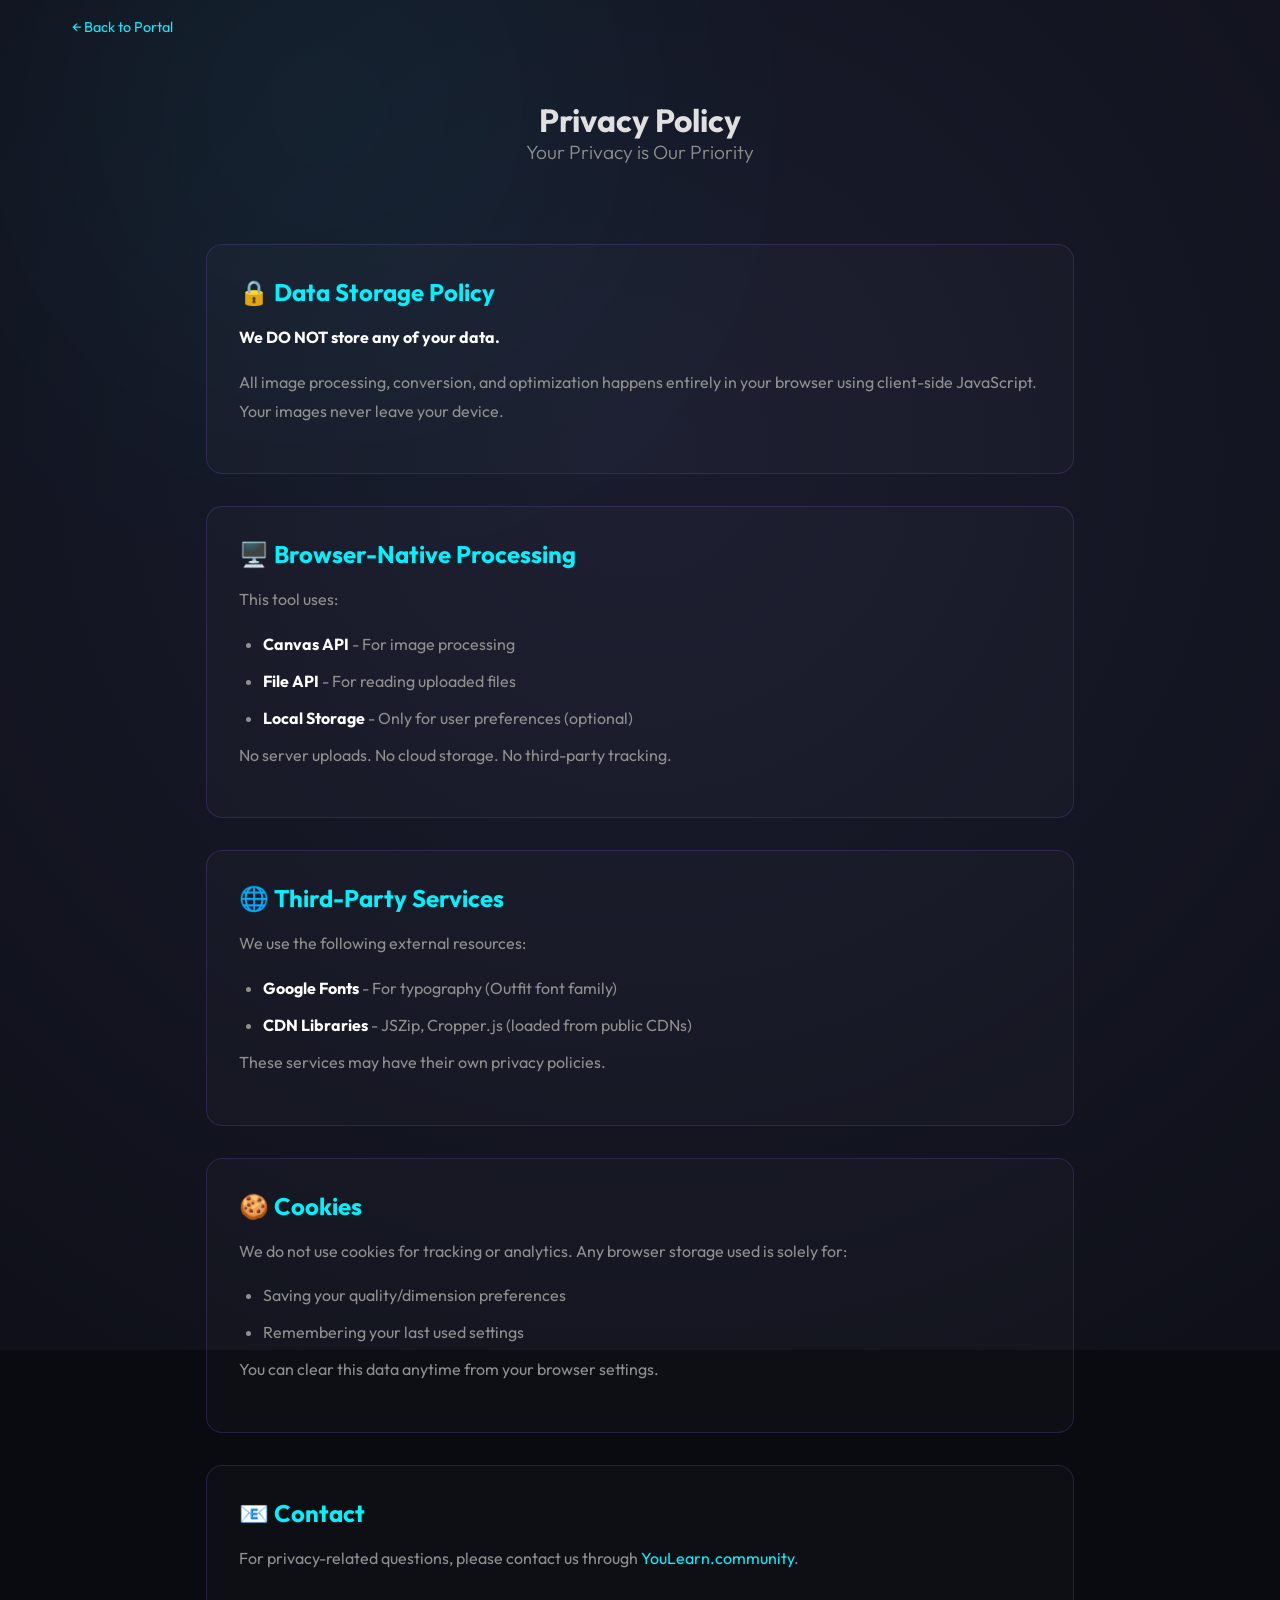
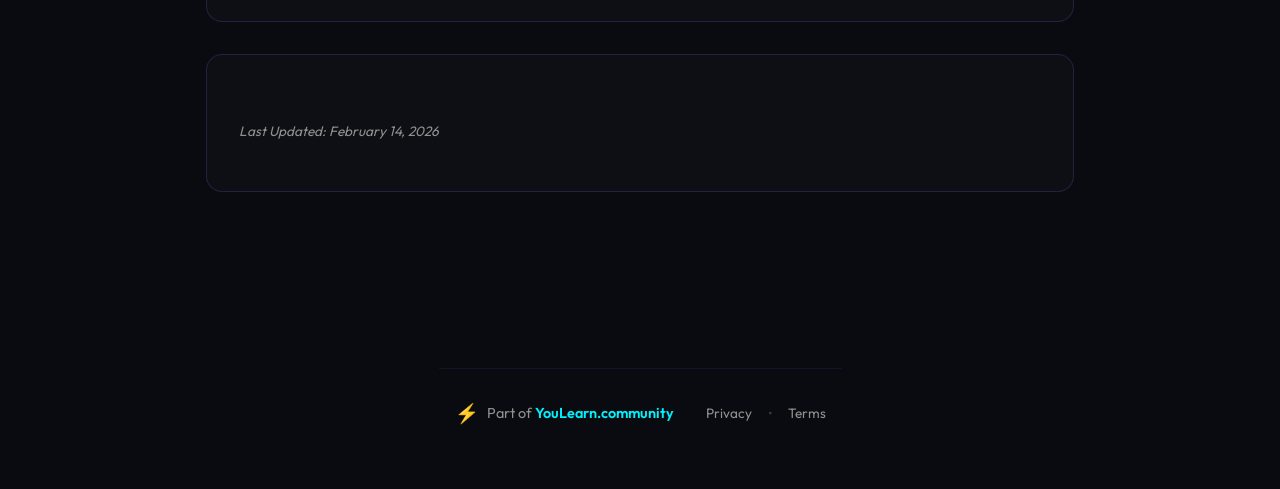
<file: privacy.html>
<!DOCTYPE html>
<html lang="en">

<head>
    <meta charset="UTF-8">
    <meta name="viewport" content="width=device-width, initial-scale=1.0">
    <title>Privacy Policy | 2026 Tool Portal</title>
    <meta name="description"
        content="Privacy Policy for 2026 Tool Portal - We don't store any data. All processing happens in your browser.">
    <link rel="icon" type="image/svg+xml" href="assets/favicon.svg">
    <link rel="stylesheet" href="css/style.css">
    <link rel="preconnect" href="https://fonts.googleapis.com">
    <link rel="preconnect" href="https://fonts.gstatic.com" crossorigin>
    <link href="https://fonts.googleapis.com/css2?family=Outfit:wght@300;400;600;800&display=swap" rel="stylesheet">
</head>

<body>
    <div class="glass-bg"></div>

    <nav class="breadcrumb">
        <a href="index.html">← Back to Portal</a>
    </nav>

    <main class="app-container">
        <header class="hero">
            <h1>Privacy Policy</h1>
            <p class="subtitle">Your Privacy is Our Priority</p>
        </header>

        <section class="legal-content">
            <div class="legal-section">
                <h2>🔒 Data Storage Policy</h2>
                <p><strong>We DO NOT store any of your data.</strong></p>
                <p>All image processing, conversion, and optimization happens entirely in your browser using client-side
                    JavaScript. Your images never leave your device.</p>
            </div>

            <div class="legal-section">
                <h2>🖥️ Browser-Native Processing</h2>
                <p>This tool uses:</p>
                <ul>
                    <li><strong>Canvas API</strong> - For image processing</li>
                    <li><strong>File API</strong> - For reading uploaded files</li>
                    <li><strong>Local Storage</strong> - Only for user preferences (optional)</li>
                </ul>
                <p>No server uploads. No cloud storage. No third-party tracking.</p>
            </div>

            <div class="legal-section">
                <h2>🌐 Third-Party Services</h2>
                <p>We use the following external resources:</p>
                <ul>
                    <li><strong>Google Fonts</strong> - For typography (Outfit font family)</li>
                    <li><strong>CDN Libraries</strong> - JSZip, Cropper.js (loaded from public CDNs)</li>
                </ul>
                <p>These services may have their own privacy policies.</p>
            </div>

            <div class="legal-section">
                <h2>🍪 Cookies</h2>
                <p>We do not use cookies for tracking or analytics. Any browser storage used is solely for:</p>
                <ul>
                    <li>Saving your quality/dimension preferences</li>
                    <li>Remembering your last used settings</li>
                </ul>
                <p>You can clear this data anytime from your browser settings.</p>
            </div>

            <div class="legal-section">
                <h2>📧 Contact</h2>
                <p>For privacy-related questions, please contact us through <a href="https://youlearn.community"
                        target="_blank">YouLearn.community</a>.</p>
            </div>

            <div class="legal-section">
                <p class="last-updated">Last Updated: February 14, 2026</p>
            </div>
        </section>

        <footer class="footer">
            <div class="footer-content">
                <div class="footer-brand">
                    <span class="footer-logo">⚡</span>
                    <span>Part of <a href="https://youlearn.community" target="_blank"
                            rel="noopener">YouLearn.community</a></span>
                </div>
                <div class="footer-links">
                    <a href="privacy.html">Privacy</a>
                    <span class="separator">•</span>
                    <a href="terms.html">Terms</a>
                </div>
            </div>
        </footer>
    </main>
</body>

</html>
</file>
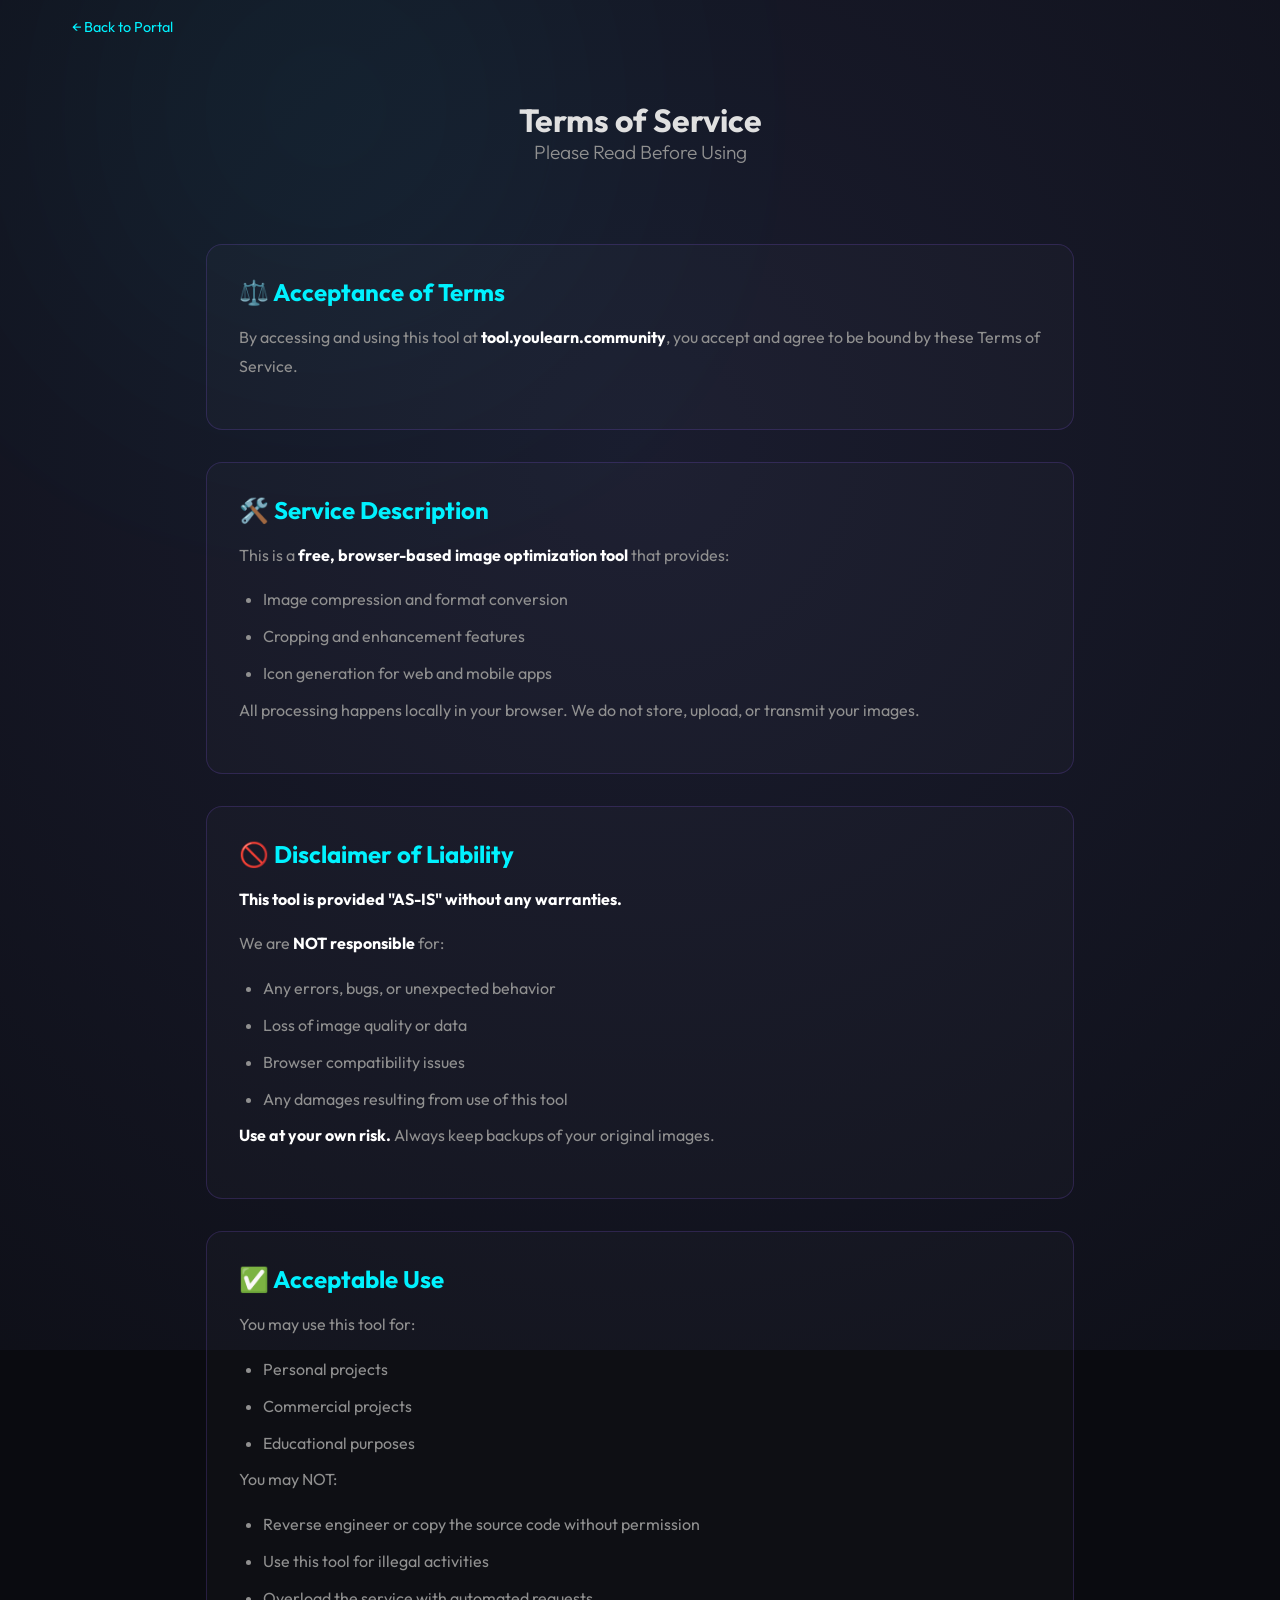
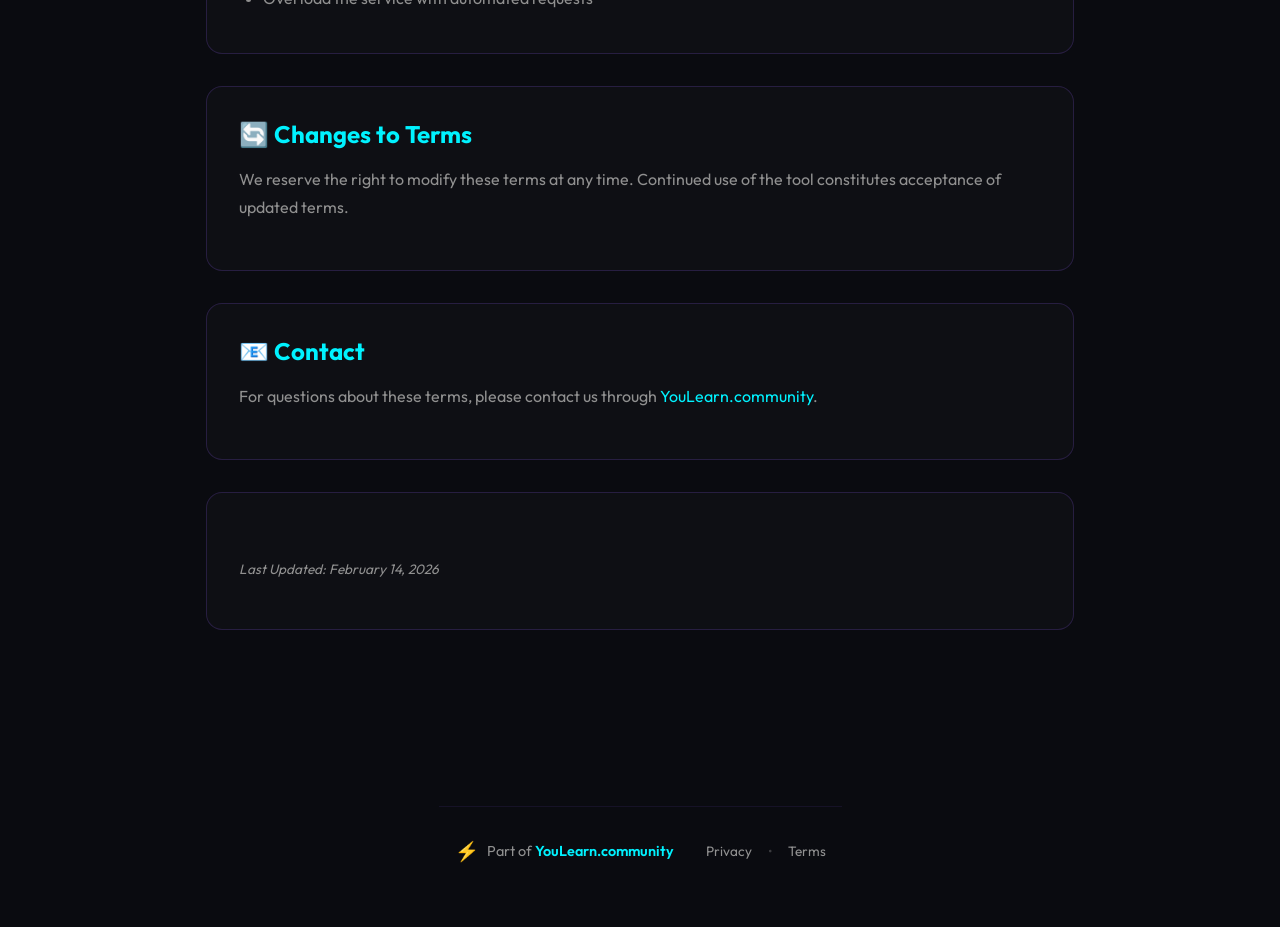
<file: terms.html>
<!DOCTYPE html>
<html lang="en">

<head>
    <meta charset="UTF-8">
    <meta name="viewport" content="width=device-width, initial-scale=1.0">
    <title>Terms of Service | 2026 Tool Portal</title>
    <meta name="description"
        content="Terms of Service for 2026 Tool Portal - Free browser-based image optimization tool provided as-is.">
    <link rel="icon" type="image/svg+xml" href="assets/favicon.svg">
    <link rel="stylesheet" href="css/style.css">
    <link rel="preconnect" href="https://fonts.googleapis.com">
    <link rel="preconnect" href="https://fonts.gstatic.com" crossorigin>
    <link href="https://fonts.googleapis.com/css2?family=Outfit:wght@300;400;600;800&display=swap" rel="stylesheet">
</head>

<body>
    <div class="glass-bg"></div>

    <nav class="breadcrumb">
        <a href="index.html">← Back to Portal</a>
    </nav>

    <main class="app-container">
        <header class="hero">
            <h1>Terms of Service</h1>
            <p class="subtitle">Please Read Before Using</p>
        </header>

        <section class="legal-content">
            <div class="legal-section">
                <h2>⚖️ Acceptance of Terms</h2>
                <p>By accessing and using this tool at <strong>tool.youlearn.community</strong>, you accept and agree to
                    be bound by these Terms of Service.</p>
            </div>

            <div class="legal-section">
                <h2>🛠️ Service Description</h2>
                <p>This is a <strong>free, browser-based image optimization tool</strong> that provides:</p>
                <ul>
                    <li>Image compression and format conversion</li>
                    <li>Cropping and enhancement features</li>
                    <li>Icon generation for web and mobile apps</li>
                </ul>
                <p>All processing happens locally in your browser. We do not store, upload, or transmit your images.</p>
            </div>

            <div class="legal-section">
                <h2>🚫 Disclaimer of Liability</h2>
                <p><strong>This tool is provided "AS-IS" without any warranties.</strong></p>
                <p>We are <strong>NOT responsible</strong> for:</p>
                <ul>
                    <li>Any errors, bugs, or unexpected behavior</li>
                    <li>Loss of image quality or data</li>
                    <li>Browser compatibility issues</li>
                    <li>Any damages resulting from use of this tool</li>
                </ul>
                <p><strong>Use at your own risk.</strong> Always keep backups of your original images.</p>
            </div>

            <div class="legal-section">
                <h2>✅ Acceptable Use</h2>
                <p>You may use this tool for:</p>
                <ul>
                    <li>Personal projects</li>
                    <li>Commercial projects</li>
                    <li>Educational purposes</li>
                </ul>
                <p>You may NOT:</p>
                <ul>
                    <li>Reverse engineer or copy the source code without permission</li>
                    <li>Use this tool for illegal activities</li>
                    <li>Overload the service with automated requests</li>
                </ul>
            </div>

            <div class="legal-section">
                <h2>🔄 Changes to Terms</h2>
                <p>We reserve the right to modify these terms at any time. Continued use of the tool constitutes
                    acceptance of updated terms.</p>
            </div>

            <div class="legal-section">
                <h2>📧 Contact</h2>
                <p>For questions about these terms, please contact us through <a href="https://youlearn.community"
                        target="_blank">YouLearn.community</a>.</p>
            </div>

            <div class="legal-section">
                <p class="last-updated">Last Updated: February 14, 2026</p>
            </div>
        </section>

        <footer class="footer">
            <div class="footer-content">
                <div class="footer-brand">
                    <span class="footer-logo">⚡</span>
                    <span>Part of <a href="https://youlearn.community" target="_blank"
                            rel="noopener">YouLearn.community</a></span>
                </div>
                <div class="footer-links">
                    <a href="privacy.html">Privacy</a>
                    <span class="separator">•</span>
                    <a href="terms.html">Terms</a>
                </div>
            </div>
        </footer>
    </main>
</body>

</html>
</file>
<file: css/style.css>
:root {
    --primary: #00f2ff;
    --primary-glow: rgba(0, 242, 255, 0.4);
    --bg-dark: #0a0b10;
    --glass: rgba(255, 255, 255, 0.05);
    --glass-border: rgba(255, 255, 255, 0.1);
    --text-main: #e0e0e0;
    --text-dim: #909090;
    --accent-red: #ff3e3e;
    --accent-green: #00ff88;
}

* {
    margin: 0;
    padding: 0;
    box-sizing: border-box;
    font-family: 'Outfit', sans-serif;
}

body {
    background: var(--bg-dark);
    color: var(--text-main);
    overflow-x: hidden;
    min-height: 100vh;
}

.glass-bg {
    position: fixed;
    top: -50%;
    left: -50%;
    width: 200%;
    height: 200%;
    background: radial-gradient(circle at center, #1a1c2e 0%, #0a0b10 100%);
    z-index: -1;
}

.glass-bg::after {
    content: '';
    position: absolute;
    top: 20%;
    left: 30%;
    width: 400px;
    height: 400px;
    background: var(--primary);
    filter: blur(150px);
    opacity: 0.1;
    border-radius: 50%;
}

.breadcrumb {
    padding: 2rem 2rem 0;
    max-width: 1200px;
    margin: 0 auto;
    width: 100%;
}

.breadcrumb a {
    color: var(--text-dim);
    text-decoration: none;
    font-size: 0.9rem;
    transition: color 0.2s;
}

.breadcrumb a:hover {
    color: var(--primary);
}

.app-container {
    max-width: 1200px;
    margin: 0 auto;
    padding: 2rem;
    display: flex;
    flex-direction: column;
    align-items: center;
    gap: 3rem;
}

.hero {
    text-align: center;
    animation: fadeInDown 0.8s ease-out;
}

.glitch-text {
    font-size: 4rem;
    font-weight: 800;
    letter-spacing: -2px;
    background: linear-gradient(to right, #fff, var(--primary));
    -webkit-background-clip: text;
    background-clip: text;
    -webkit-text-fill-color: transparent;
    margin-bottom: 0.5rem;
}

.subtitle {
    color: var(--text-dim);
    font-size: 1.2rem;
    font-weight: 300;
}

/* Portal Styles */
.portal-grid {
    display: grid;
    grid-template-columns: repeat(auto-fit, minmax(320px, 1fr));
    gap: 2.5rem;
    width: 100%;
    max-width: 900px;
    margin-top: 2rem;
}

.tool-card {
    background: var(--glass);
    border: 1px solid var(--glass-border);
    border-radius: 28px;
    padding: 3rem 2rem;
    text-decoration: none;
    color: inherit;
    display: flex;
    flex-direction: column;
    align-items: center;
    text-align: center;
    gap: 1.5rem;
    position: relative;
    overflow: hidden;
    transition: all 0.4s cubic-bezier(0.175, 0.885, 0.32, 1.275);
    backdrop-filter: blur(10px);
}

.tool-card:hover {
    transform: translateY(-10px);
    border-color: var(--primary);
    background: rgba(0, 242, 255, 0.05);
    box-shadow: 0 20px 40px rgba(0, 0, 0, 0.4), 0 0 20px var(--primary-glow);
}

.tool-icon {
    color: var(--primary);
    transition: transform 0.4s ease;
}

.tool-card:hover .tool-icon {
    transform: scale(1.1) rotate(5deg);
}

.tool-card h3 {
    font-size: 1.8rem;
    font-weight: 700;
    color: #fff;
}

.tool-card p {
    color: var(--text-dim);
    line-height: 1.6;
    font-size: 1rem;
}

.card-glow {
    position: absolute;
    top: 0;
    left: 0;
    width: 100%;
    height: 100%;
    background: radial-gradient(150px circle at var(--x, 0) var(--y, 0), rgba(0, 242, 255, 0.15), transparent);
    pointer-events: none;
    opacity: 0;
    transition: opacity 0.3s;
}

.tool-card:hover .card-glow {
    opacity: 1;
}

/* Converter Box */
.converter-box {
    width: 100%;
    max-width: 800px;
    height: 350px;
    background: var(--glass);
    border: 2px dashed var(--glass-border);
    backdrop-filter: blur(10px);
    border-radius: 24px;
    display: flex;
    justify-content: center;
    align-items: center;
    transition: all 0.3s cubic-bezier(0.4, 0, 0.2, 1);
    position: relative;
    cursor: pointer;
}

.converter-box:hover,
.converter-box.drag-over {
    border-color: var(--primary);
    background: rgba(0, 242, 255, 0.03);
    box-shadow: 0 0 30px var(--primary-glow);
}

.upload-area {
    text-align: center;
    pointer-events: none;
}

.icon-pulse {
    margin-bottom: 1.5rem;
    color: var(--primary);
}

.converter-box:hover .icon-pulse {
    animation: bounce 1s infinite;
}

.btn-primary {
    background: var(--primary);
    color: #000;
    border: none;
    padding: 0.8rem 2rem;
    border-radius: 12px;
    font-weight: 600;
    font-size: 1rem;
    cursor: pointer;
    transition: transform 0.2s, box-shadow 0.2s;
    pointer-events: auto;
    margin-top: 1rem;
}

.btn-primary:hover {
    transform: translateY(-2px);
    box-shadow: 0 5px 20px var(--primary-glow);
}

/* Icons Options */
.icon-options {
    display: flex;
    gap: 1.5rem;
    margin-bottom: 2rem;
    justify-content: center;
    width: 100%;
}

.option-card {
    background: var(--glass);
    border: 1px solid var(--glass-border);
    padding: 1.2rem 2rem;
    border-radius: 16px;
    cursor: pointer;
    transition: 0.3s;
    text-align: center;
    flex: 1;
    max-width: 200px;
}

.option-card:hover {
    background: rgba(255, 255, 255, 0.08);
}

.option-card.active {
    border-color: var(--primary);
    background: rgba(0, 242, 255, 0.05);
    box-shadow: 0 0 15px var(--primary-glow);
}

.option-card h4 {
    color: #fff;
    margin-bottom: 0.3rem;
    font-size: 1rem;
}

.option-card span {
    color: var(--text-dim);
    font-size: 0.8rem;
}

/* Processing View */
.processing-view {
    width: 100%;
}

.preview-grid {
    display: grid;
    grid-template-columns: repeat(auto-fill, minmax(280px, 1fr));
    gap: 1.5rem;
    margin-bottom: 3rem;
}

#icons-preview-grid {
    grid-template-columns: repeat(auto-fill, minmax(120px, 1fr));
}

.image-card {
    background: var(--glass);
    border: 1px solid var(--glass-border);
    border-radius: 16px;
    padding: 1rem;
    display: flex;
    flex-direction: column;
    gap: 1rem;
    animation: scaleIn 0.4s ease-out;
    position: relative;
}

.ai-badge {
    position: absolute;
    top: 10px;
    right: 10px;
    background: var(--primary);
    color: #000;
    padding: 4px 10px;
    border-radius: 20px;
    font-size: 0.75rem;
    font-weight: 700;
    z-index: 5;
    box-shadow: 0 0 10px var(--primary-glow);
}

.thumb-container {
    height: 150px;
    border-radius: 12px;
    background: #000;
    overflow: hidden;
    position: relative;
}

.thumb-container img {
    width: 100%;
    height: 100%;
    object-fit: contain;
    transition: filter 0.3s ease;
}

.card-info {
    font-size: 0.8rem;
}

.file-name {
    font-weight: 600;
    white-space: nowrap;
    overflow: hidden;
    text-overflow: ellipsis;
    margin-bottom: 0.3rem;
}

/* Icon Preview Card specific */
.icon-preview-card {
    background: var(--glass);
    border: 1px solid var(--glass-border);
    border-radius: 12px;
    padding: 0.8rem;
    display: flex;
    flex-direction: column;
    align-items: center;
    gap: 0.5rem;
    text-align: center;
}

.icon-preview-card img {
    width: 48px;
    height: 48px;
    object-fit: contain;
}

.icon-size-label {
    font-size: 0.75rem;
    color: var(--text-dim);
}

/* Global Controls */
.global-controls {
    background: var(--glass);
    backdrop-filter: blur(20px);
    padding: 1.5rem 2.5rem;
    border-radius: 20px;
    border: 1px solid var(--glass-border);
    display: flex;
    justify-content: space-between;
    align-items: center;
    position: sticky;
    bottom: 2rem;
    box-shadow: 0 10px 40px rgba(0, 0, 0, 0.5);
    width: 100%;
}

.target-indicator {
    background: rgba(0, 242, 255, 0.1);
    padding: 0.6rem 1.2rem;
    border-radius: 30px;
    font-size: 0.85rem;
    color: var(--primary);
    border: 1px solid rgba(0, 242, 255, 0.2);
    display: flex;
    align-items: center;
    gap: 0.6rem;
    font-weight: 600;
}

.pulse-dot {
    width: 8px;
    height: 8px;
    background: var(--primary);
    border-radius: 50%;
    animation: pulse-glow 1.5s infinite;
}

@keyframes pulse-glow {
    0% {
        transform: scale(0.95);
        box-shadow: 0 0 0 0 rgba(0, 242, 255, 0.7);
    }

    70% {
        transform: scale(1);
        box-shadow: 0 0 0 10px rgba(0, 242, 255, 0);
    }

    100% {
        transform: scale(0.95);
        box-shadow: 0 0 0 0 rgba(0, 242, 255, 0);
    }
}

.btn-download-all {
    background: var(--primary);
    color: #000;
    border: none;
    padding: 0.8rem 2rem;
    border-radius: 12px;
    font-weight: 700;
    cursor: pointer;
    transition: 0.2s;
}

.btn-download-all:hover {
    box-shadow: 0 0 20px var(--primary-glow);
    transform: translateY(-2px);
}

.download-actions {
    display: flex;
    gap: 1rem;
    align-items: center;
}

.btn-download-zip {
    background: rgba(139, 92, 246, 0.2);
    color: var(--primary);
    border: 1px solid rgba(139, 92, 246, 0.4);
    padding: 0.8rem 1.5rem;
    border-radius: 12px;
    font-weight: 600;
    cursor: pointer;
    transition: 0.2s;
}

.btn-download-zip:hover {
    background: rgba(139, 92, 246, 0.3);
    box-shadow: 0 0 15px rgba(139, 92, 246, 0.3);
    transform: translateY(-2px);
}

/* Modal */
.modal {
    position: fixed;
    top: 0;
    left: 0;
    width: 100%;
    height: 100%;
    background: rgba(0, 0, 0, 0.9);
    z-index: 1000;
    display: flex;
    justify-content: center;
    align-items: center;
    backdrop-filter: blur(15px);
}

.modal-content {
    background: var(--bg-dark);
    padding: 2rem;
    border-radius: 24px;
    border: 1px solid var(--glass-border);
    max-width: 90vw;
    max-height: 90vh;
    display: flex;
    flex-direction: column;
    gap: 1.5rem;
}

.crop-header {
    display: flex;
    flex-direction: column;
    gap: 1rem;
    margin-bottom: 0.5rem;
}

.preset-group {
    display: flex;
    gap: 0.5rem;
    flex-wrap: wrap;
}

.btn-preset {
    background: rgba(255, 255, 255, 0.05);
    border: 1px solid var(--glass-border);
    color: var(--text-dim);
    padding: 0.5rem 1rem;
    border-radius: 8px;
    cursor: pointer;
    font-size: 0.85rem;
    transition: 0.2s;
}

.btn-preset:hover,
.btn-preset.active {
    background: var(--primary);
    color: #000;
    border-color: var(--primary);
}

#crop-wrapper {
    overflow: hidden;
    border-radius: 12px;
}

.modal-actions {
    display: flex;
    justify-content: flex-end;
    gap: 1rem;
}

.btn-secondary {
    background: rgba(255, 255, 255, 0.1);
    color: #fff;
    border: 1px solid var(--glass-border);
    padding: 0.8rem 1.5rem;
    border-radius: 12px;
    cursor: pointer;
}

/* Cropper Circular Mask Overlay */
.cropper-circle .cropper-view-box,
.cropper-circle .cropper-face {
    outline: none !important;
    border: 2px solid var(--primary) !important;
    border-radius: 50% !important;
    box-shadow: 0 0 0 1000px rgba(0, 0, 0, 0.8) !important;
}

.hidden {
    display: none !important;
}

/* Animations */
@keyframes fadeInDown {
    from {
        opacity: 0;
        transform: translateY(-30px);
    }

    to {
        opacity: 1;
        transform: translateY(0);
    }
}

@keyframes scaleIn {
    from {
        opacity: 0;
        transform: scale(0.9);
    }

    to {
        opacity: 1;
        transform: scale(1);
    }
}

@keyframes bounce {

    0%,
    100% {
        transform: translateY(0);
    }

    50% {
        transform: translateY(-5px);
    }
}

@media (max-width: 768px) {
    .glitch-text {
        font-size: 2.5rem;
    }

    .global-controls {
        flex-direction: column;
        gap: 1rem;
        padding: 1rem;
        width: 90%;
    }

    .icon-options {
        flex-direction: column;
        align-items: center;
    }
}
/* Footer Styles */
.footer {
    margin-top: 4rem;
    padding: 2rem 1rem;
    border-top: 1px solid rgba(139, 92, 246, 0.1);
}

.footer-content {
    display: flex;
    justify-content: space-between;
    align-items: center;
    max-width: 1200px;
    margin: 0 auto;
    gap: 2rem;
    flex-wrap: wrap;
}

.footer-brand {
    display: flex;
    align-items: center;
    gap: 0.5rem;
    font-size: 0.9rem;
    color: var(--text-dim);
}

.footer-logo {
    font-size: 1.2rem;
}

.footer-brand a {
    color: var(--primary);
    text-decoration: none;
    font-weight: 600;
    transition: opacity 0.2s;
}

.footer-brand a:hover {
    opacity: 0.8;
}

.footer-links {
    display: flex;
    align-items: center;
    gap: 1rem;
    font-size: 0.85rem;
}

.footer-links a {
    color: var(--text-dim);
    text-decoration: none;
    transition: color 0.2s;
}

.footer-links a:hover {
    color: var(--primary);
}

.footer-links .separator {
    color: rgba(255, 255, 255, 0.2);
}

@media (max-width: 600px) {
    .footer-content {
        flex-direction: column;
        text-align: center;
        gap: 1rem;
    }
}

/* Legal Pages Styles */
.breadcrumb {
    padding: 1rem 2rem;
    margin-bottom: 1rem;
}

.breadcrumb a {
    color: var(--primary);
    text-decoration: none;
    font-size: 0.9rem;
    transition: opacity 0.2s;
}

.breadcrumb a:hover {
    opacity: 0.8;
}

.legal-content {
    max-width: 900px;
    margin: 2rem auto;
    padding: 0 1rem;
}

.legal-section {
    background: rgba(255, 255, 255, 0.02);
    border: 1px solid rgba(139, 92, 246, 0.2);
    border-radius: 16px;
    padding: 2rem;
    margin-bottom: 2rem;
}

.legal-section h2 {
    color: var(--primary);
    margin-bottom: 1rem;
    font-size: 1.5rem;
}

.legal-section h3 {
    color: #fff;
    margin-top: 1.5rem;
    margin-bottom: 0.5rem;
    font-size: 1.2rem;
}

.legal-section p {
    line-height: 1.8;
    margin-bottom: 1rem;
    color: var(--text-dim);
}

.legal-section ul, .legal-section ol {
    margin-left: 1.5rem;
    line-height: 1.8;
    color: var(--text-dim);
}

.legal-section li {
    margin-bottom: 0.5rem;
}

.legal-section strong {
    color: #fff;
}

.legal-section a {
    color: var(--primary);
    text-decoration: none;
}

.legal-section a:hover {
    text-decoration: underline;
}

.last-updated {
    font-size: 0.85rem;
    color: rgba(255, 255, 255, 0.4);
    font-style: italic;
    margin-top: 2rem;
}

/* FAQ Section Styles */
.faq-section {
    width: 100%;
    max-width: 800px;
    margin: 4rem auto 2rem;
    display: flex;
    flex-direction: column;
    gap: 1.5rem;
}

.faq-title {
    text-align: center;
    font-size: 2rem;
    font-weight: 800;
    background: linear-gradient(to right, #fff, var(--primary));
    -webkit-background-clip: text;
    background-clip: text;
    -webkit-text-fill-color: transparent;
    margin-bottom: 1rem;
}

.faq-item {
    background: var(--glass);
    border: 1px solid var(--glass-border);
    border-radius: 16px;
    overflow: hidden;
    backdrop-filter: blur(10px);
    transition: all 0.3s ease;
}

.faq-item:hover {
    border-color: var(--primary-glow);
    background: rgba(255, 255, 255, 0.07);
}

.faq-item summary {
    padding: 1.2rem 1.5rem;
    font-size: 1.1rem;
    font-weight: 600;
    color: #fff;
    cursor: pointer;
    list-style: none;
    display: flex;
    justify-content: space-between;
    align-items: center;
    outline: none;
    user-select: none;
}

.faq-item summary::-webkit-details-marker {
    display: none;
}

.faq-item summary::after {
    content: '+';
    font-size: 1.4rem;
    color: var(--primary);
    transition: transform 0.3s ease;
}

.faq-item[open] summary::after {
    content: '−';
    transform: rotate(180deg);
}

.faq-content {
    padding: 0 1.5rem 1.5rem;
    color: var(--text-dim);
    line-height: 1.6;
    font-size: 0.95rem;
}

.faq-content p {
    margin-bottom: 0.8rem;
}

.faq-content p:last-child {
    margin-bottom: 0;
}

.faq-content strong {
    color: #fff;
}
</file>
